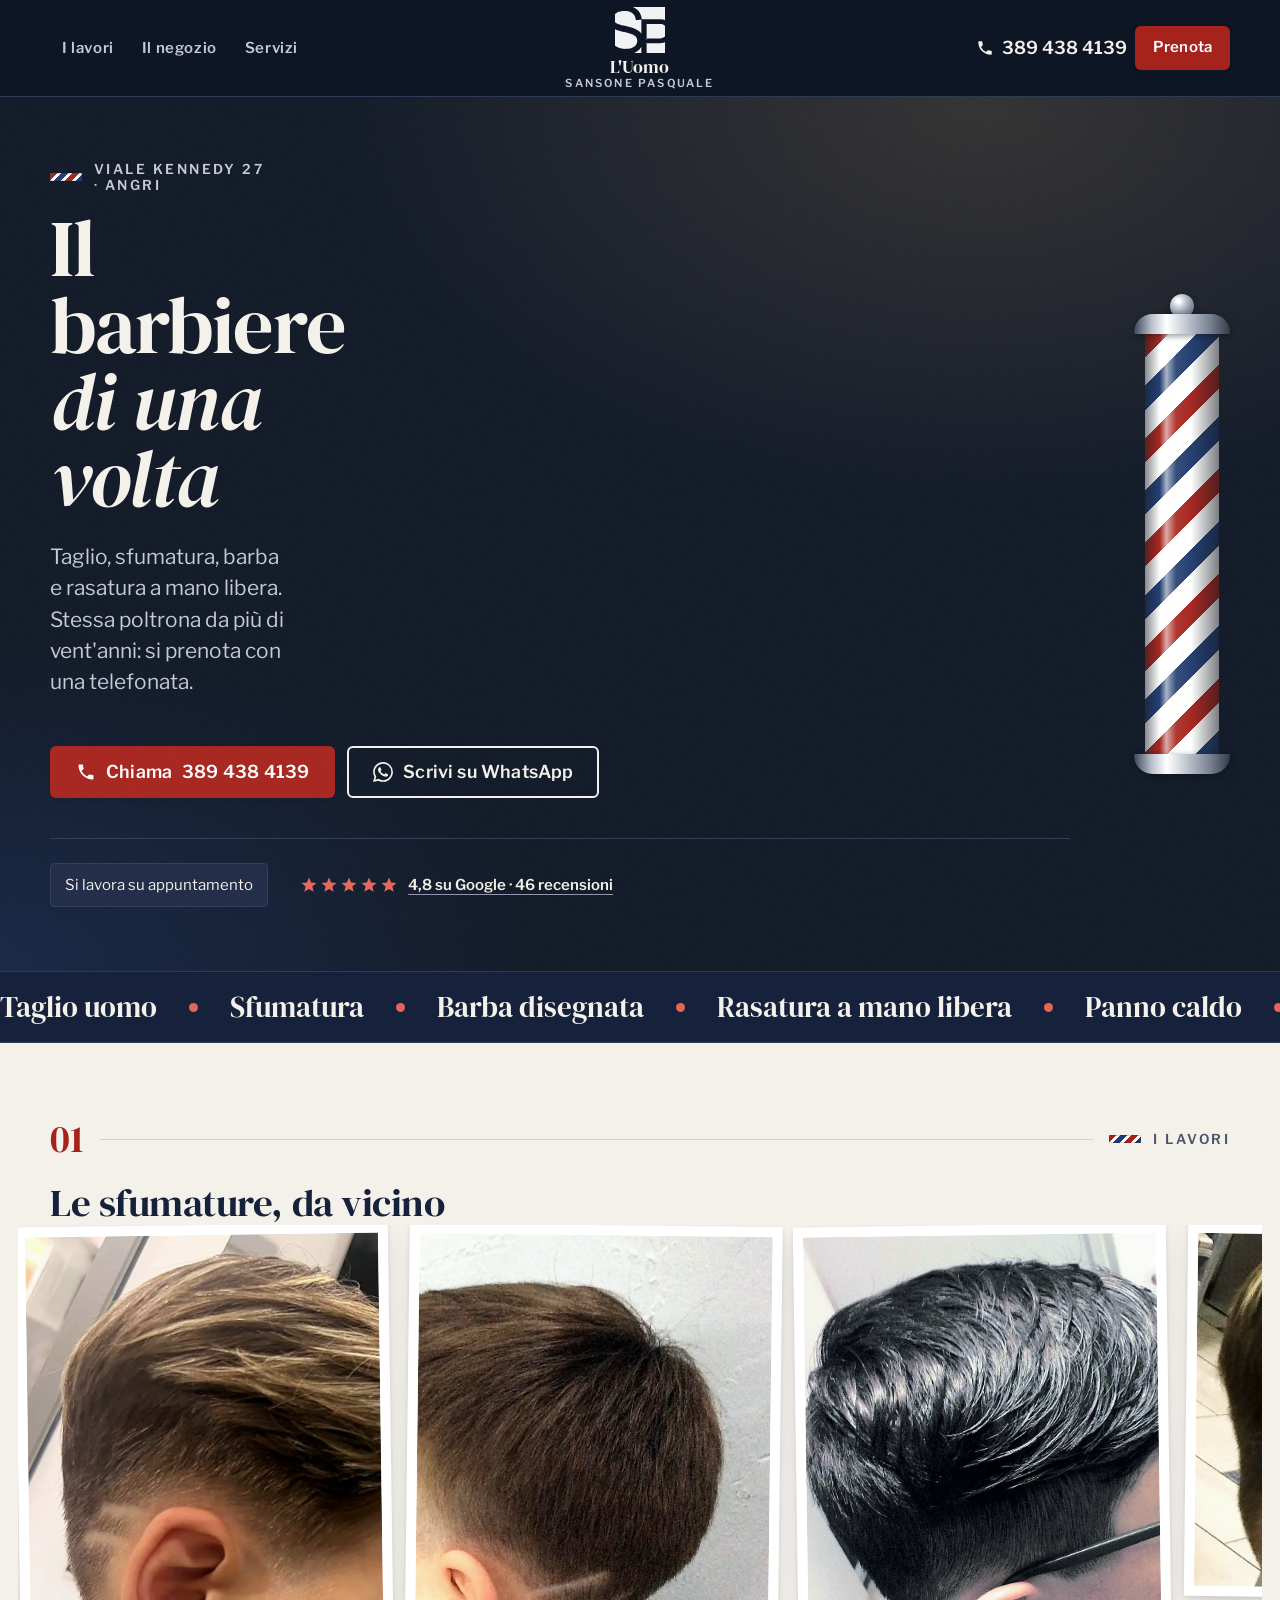
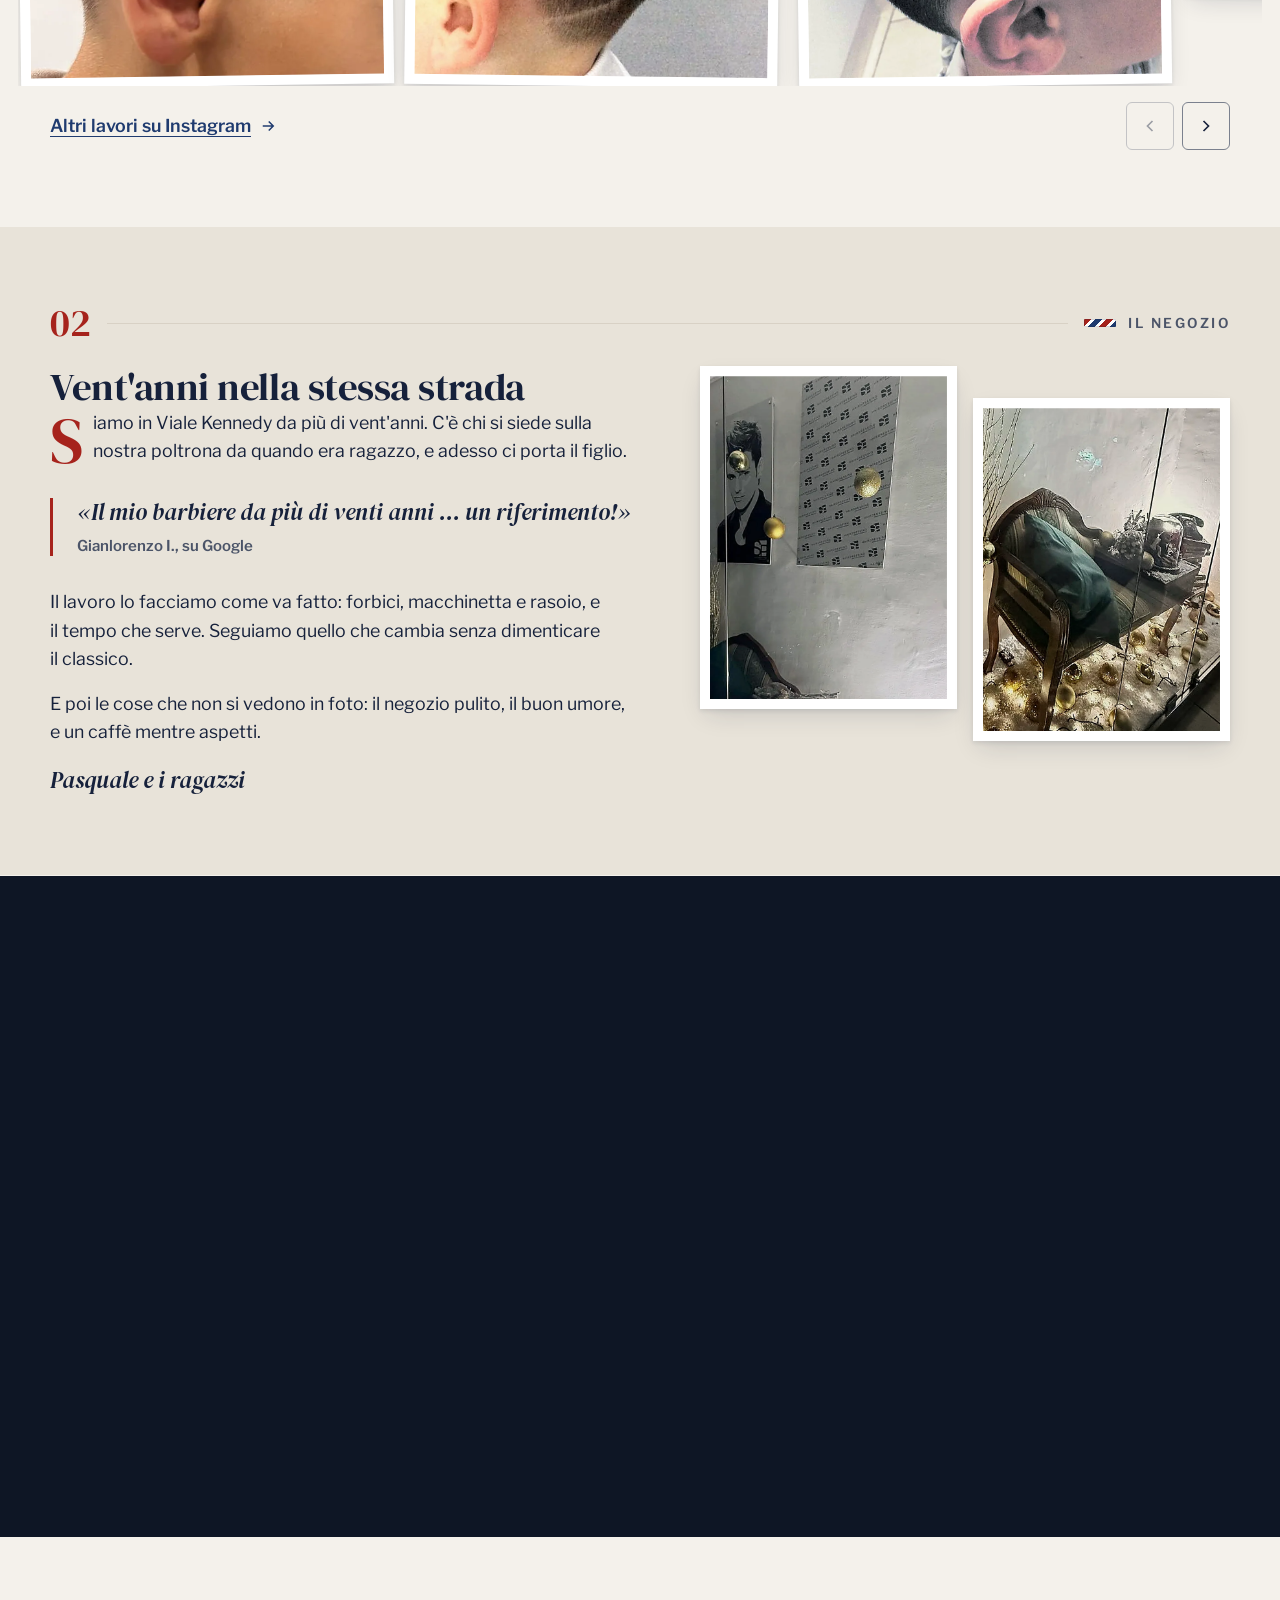
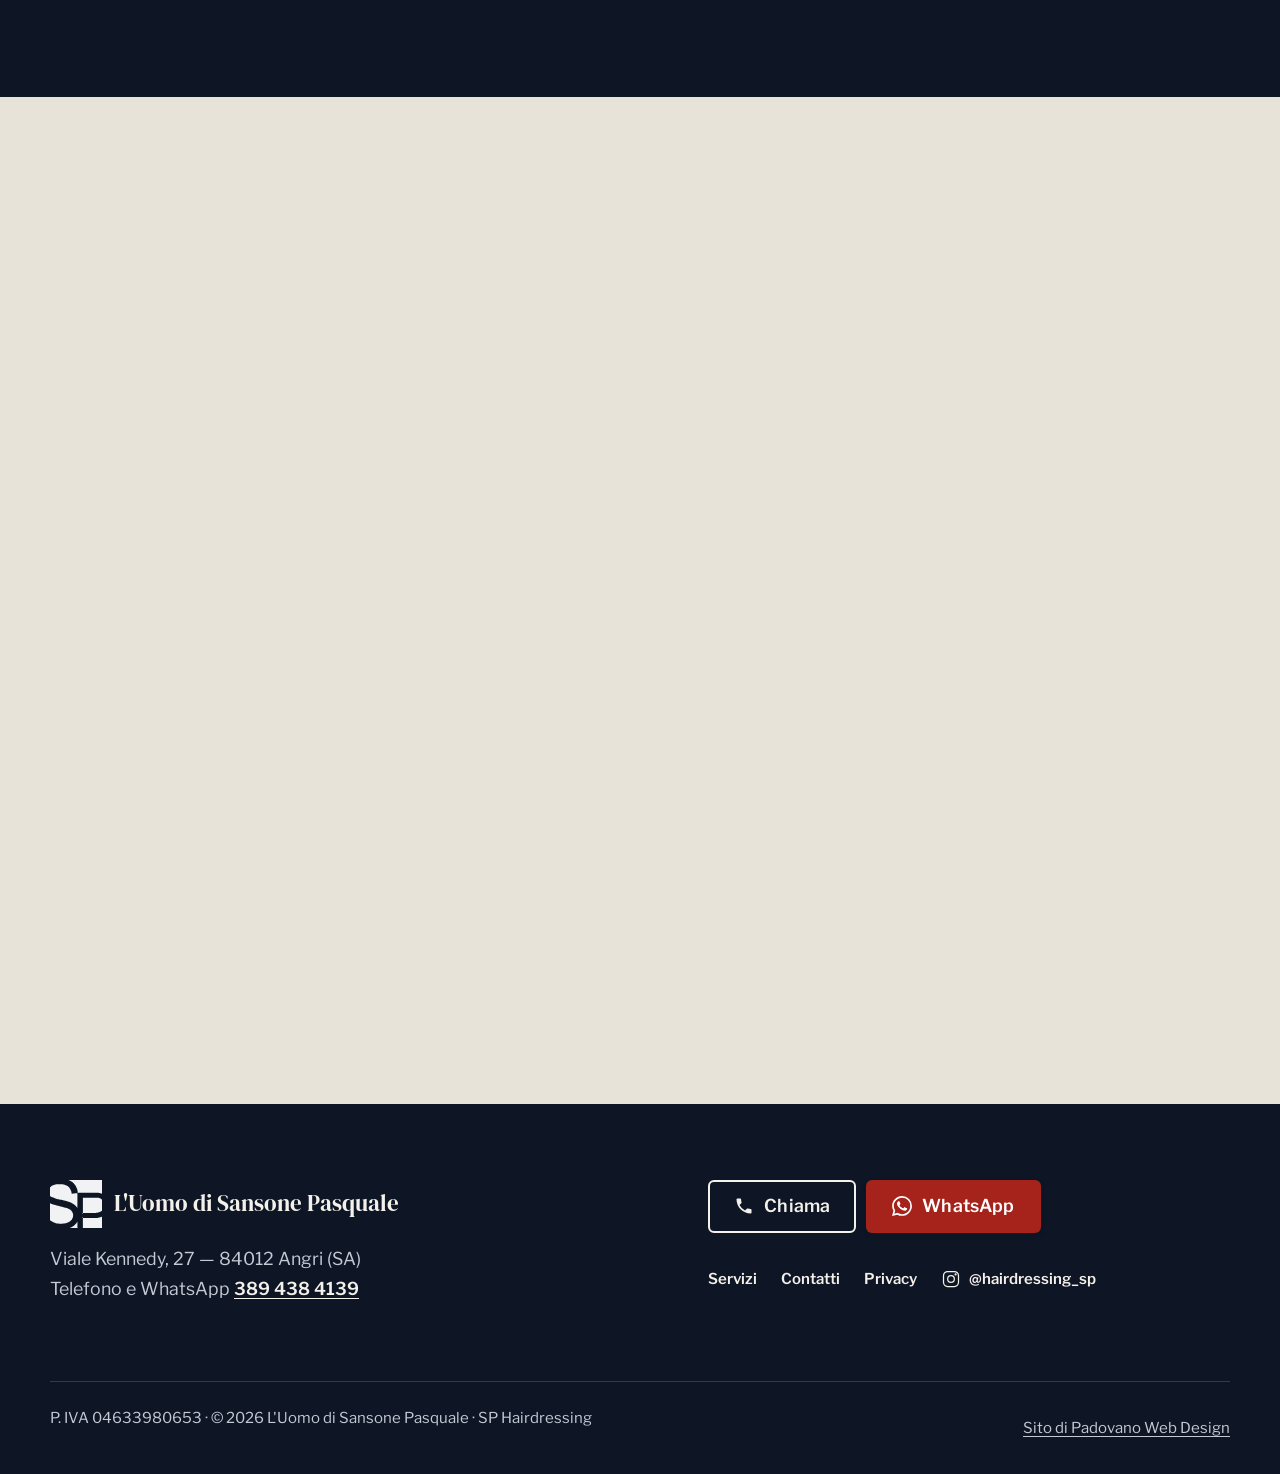
<file: index.html>
<!DOCTYPE html>
<html lang="it">
<head>
<meta charset="utf-8">
<meta name="viewport" content="width=device-width, initial-scale=1, viewport-fit=cover">
<title>Barbiere ad Angri | L'Uomo di Sansone Pasquale</title>
<meta name="description" content="Taglio uomo, sfumatura, barba e rasatura tradizionale ad Angri. L'Uomo di Sansone Pasquale, Viale Kennedy 27: si prenota con una telefonata.">
<meta name="robots" content="noindex, nofollow">
<link rel="canonical" href="./">
<meta name="theme-color" content="#0E1626">
<meta property="og:type" content="website">
<meta property="og:locale" content="it_IT">
<meta property="og:title" content="Barbiere ad Angri | L'Uomo di Sansone Pasquale">
<meta property="og:description" content="Taglio, sfumatura, barba e rasatura a mano libera ad Angri, in Viale Kennedy 27. Da più di vent'anni.">
<meta property="og:image" content="assets/site/web/og-home.jpg">
<meta property="og:image:width" content="1200">
<meta property="og:image:height" content="630">
<link rel="icon" href="assets/icons/favicon.svg" type="image/svg+xml">
<link rel="apple-touch-icon" href="assets/icons/apple-touch-icon.png">
<link rel="preload" href="assets/font/dmserif-400.woff2" as="font" type="font/woff2" crossorigin>
<link rel="preload" href="assets/font/franklin-400.woff2" as="font" type="font/woff2" crossorigin>
<link rel="stylesheet" href="css/style.css?v=6">
<script type="application/ld+json">
{
  "@context": "https://schema.org",
  "@type": "HairSalon",
  "name": "L'Uomo di Sansone Pasquale",
  "alternateName": ["SP Hairdressing Sansone Pasquale", "L' Uomo"],
  "description": "Barbiere e parrucchiere per uomo ad Angri: taglio, sfumatura, barba e rasatura tradizionale.",
  "url": "./",
  "image": "assets/site/web/lavoro-02.webp",
  "logo": "assets/site/logo-luomo.png",
  "telephone": "+39 389 438 4139",
  "address": {
    "@type": "PostalAddress",
    "streetAddress": "Viale Kennedy, 27",
    "addressLocality": "Angri",
    "addressRegion": "SA",
    "postalCode": "84012",
    "addressCountry": "IT"
  },
  "geo": { "@type": "GeoCoordinates", "latitude": 40.7381397, "longitude": 14.5780131 },
  "hasMap": "https://maps.google.com/?cid=4907978514631497750",
  "openingHoursSpecification": [{
    "@type": "OpeningHoursSpecification",
    "dayOfWeek": "https://schema.org/Saturday",
    "opens": "08:00",
    "closes": "17:00",
    "validFrom": "2026-09-12",
    "validThrough": "2026-11-28"
  }],
  "areaServed": ["Angri", "Sant'Egidio del Monte Albino", "Pagani", "Scafati", "Nocera Inferiore"],
  "memberOf": { "@type": "Organization", "name": "Associazione Barbieri Angri" },
  "sameAs": ["https://www.instagram.com/hairdressing_sp/"]
}
</script>
<script src="js/app.js?v=6" defer></script>
<noscript><style>[data-reveal]{opacity:1!important;transform:none!important}[data-reveal="foto"] img{clip-path:none!important}.passo__ico svg :is(path,circle,rect,line){stroke-dashoffset:0!important}</style></noscript>
</head>
<body>
<a class="skip-link" href="#contenuto">Salta al contenuto</a>
<div class="progresso" aria-hidden="true"></div>

<header class="insegna">
  <div class="container">
    <div class="insegna__riga">
      <ul class="insegna__nav insegna__nav--sx" role="list">
        <li><a href="index.html#lavori">I lavori</a></li>
        <li><a href="index.html#negozio">Il negozio</a></li>
        <li><a href="servizi.html">Servizi</a></li>
      </ul>
      <a class="marchio" href="index.html">
        <img src="assets/site/logo-sp-negativo.svg" width="37" height="34" alt="SP Hairdressing — Sansone Pasquale, barbiere ad Angri">
        <span class="marchio__testo" aria-hidden="true">
          <span class="marchio__nome">L'Uomo</span>
          <span class="marchio__sotto">Sansone Pasquale</span>
        </span>
      </a>
      <div class="insegna__azioni">
        <a class="insegna__tel" href="tel:+393894384139"><svg viewBox="0 0 24 24" aria-hidden="true"><path d="M6.62 10.79a15.1 15.1 0 0 0 6.59 6.59l2.2-2.2c.27-.27.67-.36 1.02-.24 1.12.37 2.33.57 3.57.57.55 0 1 .45 1 1V20c0 .55-.45 1-1 1C10.61 21 3 13.39 3 4c0-.55.45-1 1-1h3.5c.55 0 1 .45 1 1 0 1.25.2 2.45.57 3.57.11.35.03.74-.25 1.02l-2.2 2.2Z"/></svg>389 438 4139</a>
        <a class="tel-ico" href="tel:+393894384139" aria-label="Chiama il negozio"><svg viewBox="0 0 24 24" aria-hidden="true"><path d="M6.62 10.79a15.1 15.1 0 0 0 6.59 6.59l2.2-2.2c.27-.27.67-.36 1.02-.24 1.12.37 2.33.57 3.57.57.55 0 1 .45 1 1V20c0 .55-.45 1-1 1C10.61 21 3 13.39 3 4c0-.55.45-1 1-1h3.5c.55 0 1 .45 1 1 0 1.25.2 2.45.57 3.57.11.35.03.74-.25 1.02l-2.2 2.2Z"/></svg></a>
        <a class="btn btn--primary" data-wa-link="" href="https://wa.me/393894384139" target="_blank" rel="noopener">Prenota</a>
      </div>
    </div>
    <nav class="capitoli" aria-label="Sezioni della pagina">
      <a data-capitolo href="#lavori">I lavori</a>
      <a data-capitolo href="#negozio">Il negozio</a>
      <a data-capitolo href="#rito">Il rito</a>
      <a data-capitolo href="#servizi">Servizi</a>
      <a data-capitolo href="#recensioni">Recensioni</a>
      <a data-capitolo href="#dove">Dove siamo</a>
    </nav>
  </div>
</header>

<main id="contenuto">

  <!-- APERTURA: la vetrina la sera, il palo acceso -->
  <section class="vetrina" aria-labelledby="titolo" data-wa="Buongiorno, vorrei prenotare un taglio. Che giorni avete liberi?">
    <div class="container vetrina__griglia">
      <div class="vetrina__testo" data-reveal>
        <p class="eyebrow">Viale Kennedy 27 · Angri</p>
        <h1 class="mega" id="titolo">Il barbiere <span class="corsivo">di una volta</span></h1>
        <p class="vetrina__lead">Taglio, sfumatura, barba e rasatura a mano libera. Stessa poltrona da più di vent'anni: si prenota con una telefonata.</p>
      </div>

      <div class="palo" aria-hidden="true" data-reveal data-ritardo="1">
        <span class="palo__sfera"></span>
        <span class="palo__cap palo__cap--top"></span>
        <span class="palo__vetro"><span class="palo__strisce"></span></span>
        <span class="palo__cap palo__cap--bottom"></span>
      </div>

      <div class="vetrina__azioni" data-callbar-ritira data-reveal data-ritardo="1">
        <a class="btn btn--primary" href="tel:+393894384139"><svg viewBox="0 0 24 24" aria-hidden="true"><path d="M6.62 10.79a15.1 15.1 0 0 0 6.59 6.59l2.2-2.2c.27-.27.67-.36 1.02-.24 1.12.37 2.33.57 3.57.57.55 0 1 .45 1 1V20c0 .55-.45 1-1 1C10.61 21 3 13.39 3 4c0-.55.45-1 1-1h3.5c.55 0 1 .45 1 1 0 1.25.2 2.45.57 3.57.11.35.03.74-.25 1.02l-2.2 2.2Z"/></svg>Chiama <span class="btn__num">389 438 4139</span></a>
        <a class="btn btn--ghost" data-wa-link="" href="https://wa.me/393894384139" target="_blank" rel="noopener"><svg viewBox="0 0 24 24" aria-hidden="true"><path d="M17.47 14.38c-.3-.15-1.76-.87-2.03-.97-.27-.1-.47-.15-.67.15-.2.3-.77.97-.94 1.16-.17.2-.35.22-.64.07-.3-.15-1.26-.46-2.39-1.47-.88-.79-1.48-1.76-1.65-2.06-.17-.3-.02-.46.13-.6.13-.14.3-.35.45-.52.15-.18.2-.3.3-.5.1-.2.05-.37-.03-.52-.07-.15-.67-1.61-.92-2.2-.24-.58-.49-.5-.67-.51l-.57-.01c-.2 0-.52.07-.79.37-.27.3-1.04 1.02-1.04 2.48s1.07 2.88 1.21 3.07c.15.2 2.1 3.2 5.08 4.49.71.3 1.26.49 1.7.63.71.22 1.36.19 1.87.12.57-.09 1.76-.72 2-1.41.25-.7.25-1.29.18-1.41-.08-.13-.27-.2-.57-.35M12.05 21.79h-.01a9.87 9.87 0 0 1-5.03-1.38l-.36-.21-3.74.98 1-3.65-.24-.37a9.86 9.86 0 0 1-1.51-5.26c0-5.45 4.44-9.88 9.89-9.88a9.87 9.87 0 0 1 9.88 9.89c0 5.45-4.44 9.88-9.88 9.88m8.41-18.3A11.82 11.82 0 0 0 12.05 0C5.5 0 .16 5.34.16 11.89c0 2.1.55 4.14 1.59 5.95L.06 24l6.3-1.65a11.88 11.88 0 0 0 5.69 1.45h.01c6.55 0 11.89-5.34 11.89-11.89a11.82 11.82 0 0 0-3.48-8.41Z"/></svg>Scrivi su WhatsApp</a>
      </div>

      <div class="vetrina__sotto" data-reveal data-ritardo="2">
        <span class="targa" data-aperto>Si lavora su appuntamento</span>
        <a class="voto" href="https://www.google.com/maps/place/L'+Uomo/@40.7381397,14.5780131,17z/data=!4m8!3m7!1s0x133bbebb386a7cad:0x441ca47499dc1816!8m2!3d40.7381397!4d14.5780131!9m1!1b1!16s%2Fg%2F11bzs64dk7" target="_blank" rel="noopener">
          <span class="stelle" aria-hidden="true"><svg viewBox="0 0 24 24" aria-hidden="true"><path d="M12 17.27 18.18 21l-1.64-7.03L22 9.24l-7.19-.61L12 2 9.19 8.63 2 9.24l5.46 4.73L5.82 21z"/></svg><svg viewBox="0 0 24 24" aria-hidden="true"><path d="M12 17.27 18.18 21l-1.64-7.03L22 9.24l-7.19-.61L12 2 9.19 8.63 2 9.24l5.46 4.73L5.82 21z"/></svg><svg viewBox="0 0 24 24" aria-hidden="true"><path d="M12 17.27 18.18 21l-1.64-7.03L22 9.24l-7.19-.61L12 2 9.19 8.63 2 9.24l5.46 4.73L5.82 21z"/></svg><svg viewBox="0 0 24 24" aria-hidden="true"><path d="M12 17.27 18.18 21l-1.64-7.03L22 9.24l-7.19-.61L12 2 9.19 8.63 2 9.24l5.46 4.73L5.82 21z"/></svg><svg viewBox="0 0 24 24" aria-hidden="true"><path d="M12 17.27 18.18 21l-1.64-7.03L22 9.24l-7.19-.61L12 2 9.19 8.63 2 9.24l5.46 4.73L5.82 21z"/></svg></span>
          <span>4,8 su Google · 46 recensioni</span>
        </a>
      </div>
    </div>
  </section>

  <!-- il nastro del mestiere -->
  <div class="nastro" aria-hidden="true">
    <div class="nastro__pista">
      <div class="nastro__gruppo">Taglio uomo <i></i> Sfumatura <i></i> Barba disegnata <i></i> Rasatura a mano libera <i></i> Panno caldo <i></i> Bambini <i></i> Sposo <i></i></div>
      <div class="nastro__gruppo">Taglio uomo <i></i> Sfumatura <i></i> Barba disegnata <i></i> Rasatura a mano libera <i></i> Panno caldo <i></i> Bambini <i></i> Sposo <i></i></div>
    </div>
  </div>

  <!-- 01 — I LAVORI -->
  <section class="section" id="lavori" aria-labelledby="lavori-titolo" data-pellicola>
    <div class="container">
      <div class="capitolo" data-reveal><span class="capitolo__num">01</span><span class="capitolo__riga"></span><span class="eyebrow">I lavori</span></div>
      <h2 id="lavori-titolo" data-reveal>Le sfumature, da vicino</h2>
      <ul class="pellicola__pista" role="list" tabindex="0" aria-label="Foto dei lavori, scorri per vederle tutte">
        <li><picture class="cornice" data-reveal="foto"><source type="image/webp" srcset="assets/site/web/lavoro-02.webp"><img src="assets/site/web/lavoro-02.jpg" width="800" height="1000" loading="lazy" decoding="async" alt="Sfumatura con righe incise e ciuffo schiarito, vista di profilo"></picture></li>
        <li><picture class="cornice" data-reveal="foto"><source type="image/webp" srcset="assets/site/web/lavoro-01.webp"><img src="assets/site/web/lavoro-01.jpg" width="800" height="1000" loading="lazy" decoding="async" alt="Sfumatura con due righe incise sopra l'orecchio"></picture></li>
        <li><picture class="cornice" data-reveal="foto"><source type="image/webp" srcset="assets/site/web/lavoro-04.webp"><img src="assets/site/web/lavoro-04.jpg" width="900" height="1125" loading="lazy" decoding="async" alt="Sfumatura laterale con ciuffo lavorato all'indietro"></picture></li>
        <li><picture class="cornice" data-reveal="foto"><source type="image/webp" srcset="assets/site/web/lavoro-03.webp"><img src="assets/site/web/lavoro-03.jpg" width="800" height="800" loading="lazy" decoding="async" alt="Sfumatura alta rifinita alla nuca, ciuffo con colpi di luce"></picture></li>
      </ul>
      <div class="pellicola__piede">
        <a class="link link--arrow" href="https://www.instagram.com/hairdressing_sp/" target="_blank" rel="noopener">Altri lavori su Instagram <svg viewBox="0 0 24 24" aria-hidden="true"><path d="M5 12h14M13 6l6 6-6 6"/></svg></a>
        <div class="frecce">
          <button class="freccia" type="button" data-prec aria-label="Foto precedenti"><svg viewBox="0 0 24 24" aria-hidden="true"><path d="M15 6l-6 6 6 6"/></svg></button>
          <button class="freccia" type="button" data-succ aria-label="Foto successive"><svg viewBox="0 0 24 24" aria-hidden="true"><path d="M9 6l6 6-6 6"/></svg></button>
        </div>
      </div>
    </div>
  </section>

  <!-- 02 — IL NEGOZIO, impaginato da rivista -->
  <section class="section ground-alt cv" id="negozio" aria-labelledby="negozio-titolo">
    <div class="container">
      <div class="capitolo" data-reveal><span class="capitolo__num">02</span><span class="capitolo__riga"></span><span class="eyebrow">Il negozio</span></div>
      <div class="editoriale">
        <div class="editoriale__testo" data-reveal>
          <h2 id="negozio-titolo">Vent'anni nella stessa strada</h2>
          <p>Siamo in Viale Kennedy da più di vent'anni. C'è chi si siede sulla nostra poltrona da quando era ragazzo, e adesso ci porta il figlio.</p>
          <blockquote class="citazione">«Il mio barbiere da più di venti anni ... un riferimento!»<cite>Gianlorenzo I., su Google</cite></blockquote>
          <p>Il lavoro lo facciamo come va fatto: forbici, macchinetta e rasoio, e il tempo che serve. Seguiamo quello che cambia senza dimenticare il classico.</p>
          <p>E poi le cose che non si vedono in foto: il negozio pulito, il buon umore, e un caffè mentre aspetti.</p>
          <p class="firma-titolare">Pasquale e i ragazzi</p>
        </div>
        <div class="editoriale__foto">
          <picture class="cornice" data-reveal="foto"><source type="image/webp" srcset="assets/site/web/vetrina-01.webp"><img src="assets/site/web/vetrina-01.jpg" width="800" height="1000" loading="lazy" decoding="async" alt="La vetrina del negozio con il ritratto in bianco e nero e il pannello a monogrammi SP"></picture>
          <picture class="cornice" data-reveal="foto" data-ritardo="1"><source type="image/webp" srcset="assets/site/web/vetrina-02.webp"><img src="assets/site/web/vetrina-02.jpg" width="800" height="1000" loading="lazy" decoding="async" alt="La vetrina del negozio con la poltroncina d'epoca"></picture>
        </div>
      </div>
    </div>
  </section>

  <!-- 03 — IL RITO DELLA RASATURA -->
  <section class="section ground-dark cv" id="rito" aria-labelledby="rito-titolo">
    <div class="container">
      <div class="capitolo" data-reveal><span class="capitolo__num">03</span><span class="capitolo__riga"></span><span class="eyebrow">Il rito</span></div>
      <h2 id="rito-titolo" data-reveal>La rasatura, quattro passaggi</h2>
      <p class="lead" data-reveal>Dieci minuti che non sono un servizio: sono la parte della settimana in cui non devi fare niente.</p>
      <ol class="rito" role="list">
        <li class="passo" data-reveal>
          <span class="passo__ico"><svg viewBox="0 0 24 24" aria-hidden="true"><path d="M4 14h16v5a1 1 0 0 1-1 1H5a1 1 0 0 1-1-1v-5Z"/><path d="M8 11c0-2 2-2 2-4M12 11c0-2 2-2 2-4M16 11c0-2 2-2 2-4"/></svg></span>
          <div><p class="passo__n">Passo 1</p><h3>Il panno caldo</h3><p>Si apre la pelle e si ammorbidisce la barba. È il momento in cui ci si accorge di essersi seduti.</p></div>
        </li>
        <li class="passo" data-reveal data-ritardo="1">
          <span class="passo__ico"><svg viewBox="0 0 24 24" aria-hidden="true"><path d="M9 3h6l1 6H8l1-6Z"/><path d="M10 9v3h4V9"/><path d="M9 12h6l-.8 9H9.8L9 12Z"/></svg></span>
          <div><p class="passo__n">Passo 2</p><h3>La schiuma, col pennello</h3><p>Montata a mano e stesa in circolo, non spruzzata. Serve a far scivolare il rasoio, non a fare scena.</p></div>
        </li>
        <li class="passo" data-reveal data-ritardo="2">
          <span class="passo__ico"><svg viewBox="0 0 24 24" aria-hidden="true"><path d="M3 18 13.5 7.5l3 3L9 18H3Z"/><path d="M13.5 7.5 16 5a1.5 1.5 0 0 1 2.1 0l1 1a1.5 1.5 0 0 1 0 2.1L16.5 10.5"/></svg></span>
          <div><p class="passo__n">Passo 3</p><h3>Il rasoio, a mano libera</h3><p>Si segue il verso del pelo e poi si rifinisce. I contorni si fanno a occhio, sul viso che hai tu.</p></div>
        </li>
        <li class="passo" data-reveal data-ritardo="3">
          <span class="passo__ico"><svg viewBox="0 0 24 24" aria-hidden="true"><path d="M10 3h4v3h-4z"/><path d="M9 6h6l1.5 4.5V20a1 1 0 0 1-1 1h-7a1 1 0 0 1-1-1v-9.5L9 6Z"/><path d="M8.5 13h7"/></svg></span>
          <div><p class="passo__n">Passo 4</p><h3>Dopobarba e pettine</h3><p>Un velo di dopobarba, una passata di pettine, e si esce a posto. Il caffè è compreso.</p></div>
        </li>
      </ol>
      <div class="btn-row spazio-4" data-callbar-ritira data-reveal>
        <a class="btn btn--primary" href="tel:+393894384139"><svg viewBox="0 0 24 24" aria-hidden="true"><path d="M6.62 10.79a15.1 15.1 0 0 0 6.59 6.59l2.2-2.2c.27-.27.67-.36 1.02-.24 1.12.37 2.33.57 3.57.57.55 0 1 .45 1 1V20c0 .55-.45 1-1 1C10.61 21 3 13.39 3 4c0-.55.45-1 1-1h3.5c.55 0 1 .45 1 1 0 1.25.2 2.45.57 3.57.11.35.03.74-.25 1.02l-2.2 2.2Z"/></svg>Chiama per la rasatura</a>
      </div>
    </div>
  </section>

  <!-- 04 — SERVIZI, come un indice -->
  <section class="section cv" id="servizi" aria-labelledby="servizi-titolo">
    <div class="container">
      <div class="capitolo" data-reveal><span class="capitolo__num">04</span><span class="capitolo__riga"></span><span class="eyebrow">Servizi</span></div>
      <h2 id="servizi-titolo" data-reveal>Quello che facciamo</h2>
      <ul class="indice" role="list">
        <li class="indice__voce" data-wa="Buongiorno, vorrei prenotare: taglio uomo. Che giorni avete liberi?" data-reveal>
          <div class="indice__riga">
            <span class="indice__num" aria-hidden="true">01</span>
            <span class="indice__nome">Taglio uomo</span>
            <p class="indice__testo">Il taglio classico, fatto sulla tua testa e su come porti i capelli tutti i giorni. Si finisce sempre con lo styling, così esci già a posto.</p>
            <a class="btn btn--ghost" data-wa-link="Buongiorno, vorrei prenotare: taglio uomo. Che giorni avete liberi?" href="https://wa.me/393894384139" target="_blank" rel="noopener">Prenota<span class="visually-hidden">: taglio uomo</span></a>
          </div>
        </li>
        <li class="indice__voce" data-wa="Buongiorno, vorrei prenotare: sfumatura. Che giorni avete liberi?" data-reveal>
          <div class="indice__riga">
            <span class="indice__num" aria-hidden="true">02</span>
            <span class="indice__nome">Sfumatura (fade)</span>
            <p class="indice__testo">Pulita sui lati, dal rasato che sale piano fino alla lunghezza sopra. Bassa, media o alta: se non sai quale ti sta meglio te lo diciamo noi.</p>
            <a class="btn btn--ghost" data-wa-link="Buongiorno, vorrei prenotare: sfumatura. Che giorni avete liberi?" href="https://wa.me/393894384139" target="_blank" rel="noopener">Prenota<span class="visually-hidden">: sfumatura (fade)</span></a>
          </div>
        </li>
        <li class="indice__voce" data-wa="Buongiorno, vorrei prenotare: barba. Che giorni avete liberi?" data-reveal>
          <div class="indice__riga">
            <span class="indice__num" aria-hidden="true">03</span>
            <span class="indice__nome">Barba</span>
            <p class="indice__testo">Disegnata e rifinita, con i contorni fatti a mano. La forma segue il viso, non uno stampo uguale per tutti.</p>
            <a class="btn btn--ghost" data-wa-link="Buongiorno, vorrei prenotare: barba. Che giorni avete liberi?" href="https://wa.me/393894384139" target="_blank" rel="noopener">Prenota<span class="visually-hidden">: barba</span></a>
          </div>
        </li>
        <li class="indice__voce" data-wa="Buongiorno, vorrei prenotare: rasatura tradizionale. Che giorni avete liberi?" data-reveal>
          <div class="indice__riga">
            <span class="indice__num" aria-hidden="true">04</span>
            <span class="indice__nome">Rasatura tradizionale</span>
            <p class="indice__testo">A mano libera, con il panno caldo, come si faceva una volta. Dieci minuti per te, non solo un servizio.</p>
            <a class="btn btn--ghost" data-wa-link="Buongiorno, vorrei prenotare: rasatura tradizionale. Che giorni avete liberi?" href="https://wa.me/393894384139" target="_blank" rel="noopener">Prenota<span class="visually-hidden">: rasatura tradizionale</span></a>
          </div>
        </li>
        <li class="indice__voce" data-wa="Buongiorno, vorrei prenotare: taglio e barba. Che giorni avete liberi?" data-reveal>
          <div class="indice__riga">
            <span class="indice__num" aria-hidden="true">05</span>
            <span class="indice__nome">Taglio e barba</span>
            <p class="indice__testo">Tutto nella stessa seduta: è la cosa che ci chiedono di più. Entri, ti siedi, esci sistemato.</p>
            <a class="btn btn--ghost" data-wa-link="Buongiorno, vorrei prenotare: taglio e barba. Che giorni avete liberi?" href="https://wa.me/393894384139" target="_blank" rel="noopener">Prenota<span class="visually-hidden">: taglio e barba</span></a>
          </div>
        </li>
        <li class="indice__voce" data-wa="Buongiorno, vorrei prenotare: bambini. Che giorni avete liberi?" data-reveal>
          <div class="indice__riga">
            <span class="indice__num" aria-hidden="true">06</span>
            <span class="indice__nome">Bambini</span>
            <p class="indice__testo">Il primo taglio e tutti quelli dopo, con la pazienza che serve. Il tempo che ci vuole, senza fretta.</p>
            <a class="btn btn--ghost" data-wa-link="Buongiorno, vorrei prenotare: bambini. Che giorni avete liberi?" href="https://wa.me/393894384139" target="_blank" rel="noopener">Prenota<span class="visually-hidden">: bambini</span></a>
          </div>
        </li>
      </ul>
      <p class="spazio-3"><a class="link link--arrow" href="servizi.html">Tutti i servizi, anche colore e cerimonia <svg viewBox="0 0 24 24" aria-hidden="true"><path d="M5 12h14M13 6l6 6-6 6"/></svg></a></p>
    </div>
  </section>

  <!-- 05 — LE VOCI DEI CLIENTI -->
  <section class="section ground-dark cv" id="recensioni" aria-labelledby="recensioni-titolo" data-puntini>
    <div class="container">
      <div class="capitolo" data-reveal><span class="capitolo__num">05</span><span class="capitolo__riga"></span><span class="eyebrow">Recensioni</span></div>
      <h2 id="recensioni-titolo" data-reveal>4,8 su 46 recensioni. Lo scrivono loro.</h2>
      <ul class="voci-clienti__pista" role="list" tabindex="0" aria-label="Recensioni, scorri per leggerle tutte">
        <li><article class="recensione">
          <span class="stelle" role="img" aria-label="5 stelle su 5"><svg viewBox="0 0 24 24" aria-hidden="true"><path d="M12 17.27 18.18 21l-1.64-7.03L22 9.24l-7.19-.61L12 2 9.19 8.63 2 9.24l5.46 4.73L5.82 21z"/></svg><svg viewBox="0 0 24 24" aria-hidden="true"><path d="M12 17.27 18.18 21l-1.64-7.03L22 9.24l-7.19-.61L12 2 9.19 8.63 2 9.24l5.46 4.73L5.82 21z"/></svg><svg viewBox="0 0 24 24" aria-hidden="true"><path d="M12 17.27 18.18 21l-1.64-7.03L22 9.24l-7.19-.61L12 2 9.19 8.63 2 9.24l5.46 4.73L5.82 21z"/></svg><svg viewBox="0 0 24 24" aria-hidden="true"><path d="M12 17.27 18.18 21l-1.64-7.03L22 9.24l-7.19-.61L12 2 9.19 8.63 2 9.24l5.46 4.73L5.82 21z"/></svg><svg viewBox="0 0 24 24" aria-hidden="true"><path d="M12 17.27 18.18 21l-1.64-7.03L22 9.24l-7.19-.61L12 2 9.19 8.63 2 9.24l5.46 4.73L5.82 21z"/></svg></span>
          <blockquote><p>«Pasquale e il suo team sono semplicemente il top!»</p></blockquote>
          <footer><cite>Antonio F.</cite> · Google</footer>
        </article></li>
        <li><article class="recensione">
          <span class="stelle" role="img" aria-label="5 stelle su 5"><svg viewBox="0 0 24 24" aria-hidden="true"><path d="M12 17.27 18.18 21l-1.64-7.03L22 9.24l-7.19-.61L12 2 9.19 8.63 2 9.24l5.46 4.73L5.82 21z"/></svg><svg viewBox="0 0 24 24" aria-hidden="true"><path d="M12 17.27 18.18 21l-1.64-7.03L22 9.24l-7.19-.61L12 2 9.19 8.63 2 9.24l5.46 4.73L5.82 21z"/></svg><svg viewBox="0 0 24 24" aria-hidden="true"><path d="M12 17.27 18.18 21l-1.64-7.03L22 9.24l-7.19-.61L12 2 9.19 8.63 2 9.24l5.46 4.73L5.82 21z"/></svg><svg viewBox="0 0 24 24" aria-hidden="true"><path d="M12 17.27 18.18 21l-1.64-7.03L22 9.24l-7.19-.61L12 2 9.19 8.63 2 9.24l5.46 4.73L5.82 21z"/></svg><svg viewBox="0 0 24 24" aria-hidden="true"><path d="M12 17.27 18.18 21l-1.64-7.03L22 9.24l-7.19-.61L12 2 9.19 8.63 2 9.24l5.46 4.73L5.82 21z"/></svg></span>
          <blockquote><p>«Consigliatissimo. Pulizia assicurata (e non è poco), buon umore e ti offrono pure un buon caffè. Chiamate per prenotare, è meglio!»</p></blockquote>
          <footer><cite>Astroboy84</cite> · PagineGialle</footer>
        </article></li>
        <li><article class="recensione">
          <span class="stelle" role="img" aria-label="5 stelle su 5"><svg viewBox="0 0 24 24" aria-hidden="true"><path d="M12 17.27 18.18 21l-1.64-7.03L22 9.24l-7.19-.61L12 2 9.19 8.63 2 9.24l5.46 4.73L5.82 21z"/></svg><svg viewBox="0 0 24 24" aria-hidden="true"><path d="M12 17.27 18.18 21l-1.64-7.03L22 9.24l-7.19-.61L12 2 9.19 8.63 2 9.24l5.46 4.73L5.82 21z"/></svg><svg viewBox="0 0 24 24" aria-hidden="true"><path d="M12 17.27 18.18 21l-1.64-7.03L22 9.24l-7.19-.61L12 2 9.19 8.63 2 9.24l5.46 4.73L5.82 21z"/></svg><svg viewBox="0 0 24 24" aria-hidden="true"><path d="M12 17.27 18.18 21l-1.64-7.03L22 9.24l-7.19-.61L12 2 9.19 8.63 2 9.24l5.46 4.73L5.82 21z"/></svg><svg viewBox="0 0 24 24" aria-hidden="true"><path d="M12 17.27 18.18 21l-1.64-7.03L22 9.24l-7.19-.61L12 2 9.19 8.63 2 9.24l5.46 4.73L5.82 21z"/></svg></span>
          <blockquote><p>«Gentilezza e competenza. Superconsigliato»</p></blockquote>
          <footer><cite>Vincenzo I.</cite> · Google</footer>
        </article></li>
        <li><article class="recensione">
          <span class="stelle" role="img" aria-label="5 stelle su 5"><svg viewBox="0 0 24 24" aria-hidden="true"><path d="M12 17.27 18.18 21l-1.64-7.03L22 9.24l-7.19-.61L12 2 9.19 8.63 2 9.24l5.46 4.73L5.82 21z"/></svg><svg viewBox="0 0 24 24" aria-hidden="true"><path d="M12 17.27 18.18 21l-1.64-7.03L22 9.24l-7.19-.61L12 2 9.19 8.63 2 9.24l5.46 4.73L5.82 21z"/></svg><svg viewBox="0 0 24 24" aria-hidden="true"><path d="M12 17.27 18.18 21l-1.64-7.03L22 9.24l-7.19-.61L12 2 9.19 8.63 2 9.24l5.46 4.73L5.82 21z"/></svg><svg viewBox="0 0 24 24" aria-hidden="true"><path d="M12 17.27 18.18 21l-1.64-7.03L22 9.24l-7.19-.61L12 2 9.19 8.63 2 9.24l5.46 4.73L5.82 21z"/></svg><svg viewBox="0 0 24 24" aria-hidden="true"><path d="M12 17.27 18.18 21l-1.64-7.03L22 9.24l-7.19-.61L12 2 9.19 8.63 2 9.24l5.46 4.73L5.82 21z"/></svg></span>
          <blockquote><p>«La professionalità del personale mi lascia senza parole»</p></blockquote>
          <footer><cite>Fan Anime</cite> · Google</footer>
        </article></li>
        <li><article class="recensione">
          <span class="stelle" role="img" aria-label="5 stelle su 5"><svg viewBox="0 0 24 24" aria-hidden="true"><path d="M12 17.27 18.18 21l-1.64-7.03L22 9.24l-7.19-.61L12 2 9.19 8.63 2 9.24l5.46 4.73L5.82 21z"/></svg><svg viewBox="0 0 24 24" aria-hidden="true"><path d="M12 17.27 18.18 21l-1.64-7.03L22 9.24l-7.19-.61L12 2 9.19 8.63 2 9.24l5.46 4.73L5.82 21z"/></svg><svg viewBox="0 0 24 24" aria-hidden="true"><path d="M12 17.27 18.18 21l-1.64-7.03L22 9.24l-7.19-.61L12 2 9.19 8.63 2 9.24l5.46 4.73L5.82 21z"/></svg><svg viewBox="0 0 24 24" aria-hidden="true"><path d="M12 17.27 18.18 21l-1.64-7.03L22 9.24l-7.19-.61L12 2 9.19 8.63 2 9.24l5.46 4.73L5.82 21z"/></svg><svg viewBox="0 0 24 24" aria-hidden="true"><path d="M12 17.27 18.18 21l-1.64-7.03L22 9.24l-7.19-.61L12 2 9.19 8.63 2 9.24l5.46 4.73L5.82 21z"/></svg></span>
          <blockquote><p>«Sempre disponibile per accontentare i clienti»</p></blockquote>
          <footer><cite>Luciano G.</cite> · Google</footer>
        </article></li>
      </ul>
      <div class="punti"></div>
      <div class="btn-row spazio-3">
        <a class="btn btn--ghost" href="https://www.google.com/maps/place/L'+Uomo/@40.7381397,14.5780131,17z/data=!4m8!3m7!1s0x133bbebb386a7cad:0x441ca47499dc1816!8m2!3d40.7381397!4d14.5780131!9m1!1b1!16s%2Fg%2F11bzs64dk7" target="_blank" rel="noopener">Sei già stato da noi? Lascia la tua</a>
      </div>
    </div>
  </section>

  <!-- 06 — DOVE SIAMO: il biglietto da visita -->
  <section class="section ground-alt cv" id="dove" aria-labelledby="dove-titolo">
    <div class="container">
      <div class="capitolo" data-reveal><span class="capitolo__num">06</span><span class="capitolo__riga"></span><span class="eyebrow">Dove siamo</span></div>
      <h2 id="dove-titolo" data-reveal>Viale Kennedy 27, Angri</h2>
      <div class="biglietto" data-callbar-ritira data-reveal>
        <img class="biglietto__marchio" src="assets/site/logo-sp.svg" width="50" height="46" alt="" aria-hidden="true">
        <div class="biglietto__riga">
          <span class="biglietto__etichetta">Per prenotare</span>
          <a class="biglietto__tel" href="tel:+393894384139">389 438 4139</a>
        </div>
        <a class="btn btn--primary" data-wa-link="" href="https://wa.me/393894384139" target="_blank" rel="noopener"><svg viewBox="0 0 24 24" aria-hidden="true"><path d="M17.47 14.38c-.3-.15-1.76-.87-2.03-.97-.27-.1-.47-.15-.67.15-.2.3-.77.97-.94 1.16-.17.2-.35.22-.64.07-.3-.15-1.26-.46-2.39-1.47-.88-.79-1.48-1.76-1.65-2.06-.17-.3-.02-.46.13-.6.13-.14.3-.35.45-.52.15-.18.2-.3.3-.5.1-.2.05-.37-.03-.52-.07-.15-.67-1.61-.92-2.2-.24-.58-.49-.5-.67-.51l-.57-.01c-.2 0-.52.07-.79.37-.27.3-1.04 1.02-1.04 2.48s1.07 2.88 1.21 3.07c.15.2 2.1 3.2 5.08 4.49.71.3 1.26.49 1.7.63.71.22 1.36.19 1.87.12.57-.09 1.76-.72 2-1.41.25-.7.25-1.29.18-1.41-.08-.13-.27-.2-.57-.35M12.05 21.79h-.01a9.87 9.87 0 0 1-5.03-1.38l-.36-.21-3.74.98 1-3.65-.24-.37a9.86 9.86 0 0 1-1.51-5.26c0-5.45 4.44-9.88 9.89-9.88a9.87 9.87 0 0 1 9.88 9.89c0 5.45-4.44 9.88-9.88 9.88m8.41-18.3A11.82 11.82 0 0 0 12.05 0C5.5 0 .16 5.34.16 11.89c0 2.1.55 4.14 1.59 5.95L.06 24l6.3-1.65a11.88 11.88 0 0 0 5.69 1.45h.01c6.55 0 11.89-5.34 11.89-11.89a11.82 11.82 0 0 0-3.48-8.41Z"/></svg>Scrivi su WhatsApp</a>
        <hr class="biglietto__strappo">
        <div class="biglietto__riga">
          <span class="biglietto__etichetta">Quando</span>
          <ul class="orari" role="list">
            <li><strong>Sabato</strong> · <span class="tabular">8:00 – 17:00</span>, orario continuato <em>(fino al 28 novembre)</em></li>
            <li><strong>Gli altri giorni</strong> · chiamaci, ti diciamo subito quando c'è posto.</li>
          </ul>
        </div>
        <hr class="biglietto__strappo">
        <div class="biglietto__riga">
          <span class="biglietto__etichetta">Dove</span>
          <address>Viale Kennedy, 27 — 84012 Angri (SA)</address>
        </div>
        <a class="btn btn--ghost" href="https://maps.google.com/?cid=4907978514631497750" target="_blank" rel="noopener">Apri in Maps</a>
      </div>
      <p class="centrato spazio-4"><a class="link link--arrow" href="contatti.html">Tutti i contatti e il modulo <svg viewBox="0 0 24 24" aria-hidden="true"><path d="M5 12h14M13 6l6 6-6 6"/></svg></a></p>
    </div>
  </section>

</main>

<footer class="site-footer ground-dark">
  <div class="container footer__grid">
    <div>
      <div class="footer__marchio">
        <img src="assets/site/logo-sp-negativo.svg" width="52" height="48" alt="SP Hairdressing — Sansone Pasquale" loading="lazy">
        <p class="footer__nome">L'Uomo di Sansone Pasquale</p>
      </div>
      <address>Viale Kennedy, 27 — 84012 Angri (SA)<br>Telefono e WhatsApp <a href="tel:+393894384139">389 438 4139</a></address>
    </div>
    <div class="footer__contatti" data-callbar-ritira>
      <div class="btn-row">
        <a class="btn btn--ghost" href="tel:+393894384139"><svg viewBox="0 0 24 24" aria-hidden="true"><path d="M6.62 10.79a15.1 15.1 0 0 0 6.59 6.59l2.2-2.2c.27-.27.67-.36 1.02-.24 1.12.37 2.33.57 3.57.57.55 0 1 .45 1 1V20c0 .55-.45 1-1 1C10.61 21 3 13.39 3 4c0-.55.45-1 1-1h3.5c.55 0 1 .45 1 1 0 1.25.2 2.45.57 3.57.11.35.03.74-.25 1.02l-2.2 2.2Z"/></svg>Chiama</a>
        <a class="btn btn--primary" data-wa-link="" href="https://wa.me/393894384139" target="_blank" rel="noopener"><svg viewBox="0 0 24 24" aria-hidden="true"><path d="M17.47 14.38c-.3-.15-1.76-.87-2.03-.97-.27-.1-.47-.15-.67.15-.2.3-.77.97-.94 1.16-.17.2-.35.22-.64.07-.3-.15-1.26-.46-2.39-1.47-.88-.79-1.48-1.76-1.65-2.06-.17-.3-.02-.46.13-.6.13-.14.3-.35.45-.52.15-.18.2-.3.3-.5.1-.2.05-.37-.03-.52-.07-.15-.67-1.61-.92-2.2-.24-.58-.49-.5-.67-.51l-.57-.01c-.2 0-.52.07-.79.37-.27.3-1.04 1.02-1.04 2.48s1.07 2.88 1.21 3.07c.15.2 2.1 3.2 5.08 4.49.71.3 1.26.49 1.7.63.71.22 1.36.19 1.87.12.57-.09 1.76-.72 2-1.41.25-.7.25-1.29.18-1.41-.08-.13-.27-.2-.57-.35M12.05 21.79h-.01a9.87 9.87 0 0 1-5.03-1.38l-.36-.21-3.74.98 1-3.65-.24-.37a9.86 9.86 0 0 1-1.51-5.26c0-5.45 4.44-9.88 9.89-9.88a9.87 9.87 0 0 1 9.88 9.89c0 5.45-4.44 9.88-9.88 9.88m8.41-18.3A11.82 11.82 0 0 0 12.05 0C5.5 0 .16 5.34.16 11.89c0 2.1.55 4.14 1.59 5.95L.06 24l6.3-1.65a11.88 11.88 0 0 0 5.69 1.45h.01c6.55 0 11.89-5.34 11.89-11.89a11.82 11.82 0 0 0-3.48-8.41Z"/></svg>WhatsApp</a>
      </div>
      <ul class="footer__links" role="list">
        <li><a href="servizi.html">Servizi</a></li>
        <li><a href="contatti.html">Contatti</a></li>
        <li><a href="privacy.html">Privacy</a></li>
        <li><a href="https://www.instagram.com/hairdressing_sp/" target="_blank" rel="noopener"><svg viewBox="0 0 24 24" aria-hidden="true"><rect x="3" y="3" width="18" height="18" rx="5"/><circle cx="12" cy="12" r="4"/><circle cx="17.5" cy="6.5" r=".6"/></svg>@hairdressing_sp</a></li>
      </ul>
    </div>
  </div>
  <div class="container">
    <div class="footer__legale">
      <p>P. IVA 04633980653 · © <span data-anno>2026</span> L'Uomo di Sansone Pasquale · SP Hairdressing</p>
      <p class="footer__firma"><a href="https://padovanowebdesign.it" target="_blank" rel="noopener">Sito di Padovano Web Design</a></p>
    </div>
  </div>
</footer>

<nav class="callbar" aria-label="Prenota">
  <a class="btn btn--ghost callbar__btn" href="tel:+393894384139" aria-label="Chiama il negozio"><svg viewBox="0 0 24 24" aria-hidden="true"><path d="M6.62 10.79a15.1 15.1 0 0 0 6.59 6.59l2.2-2.2c.27-.27.67-.36 1.02-.24 1.12.37 2.33.57 3.57.57.55 0 1 .45 1 1V20c0 .55-.45 1-1 1C10.61 21 3 13.39 3 4c0-.55.45-1 1-1h3.5c.55 0 1 .45 1 1 0 1.25.2 2.45.57 3.57.11.35.03.74-.25 1.02l-2.2 2.2Z"/></svg>Chiama</a>
  <a class="btn btn--primary callbar__btn" data-wa-bar data-wa-link="" href="https://wa.me/393894384139" target="_blank" rel="noopener" aria-label="Scrivi su WhatsApp"><svg viewBox="0 0 24 24" aria-hidden="true"><path d="M17.47 14.38c-.3-.15-1.76-.87-2.03-.97-.27-.1-.47-.15-.67.15-.2.3-.77.97-.94 1.16-.17.2-.35.22-.64.07-.3-.15-1.26-.46-2.39-1.47-.88-.79-1.48-1.76-1.65-2.06-.17-.3-.02-.46.13-.6.13-.14.3-.35.45-.52.15-.18.2-.3.3-.5.1-.2.05-.37-.03-.52-.07-.15-.67-1.61-.92-2.2-.24-.58-.49-.5-.67-.51l-.57-.01c-.2 0-.52.07-.79.37-.27.3-1.04 1.02-1.04 2.48s1.07 2.88 1.21 3.07c.15.2 2.1 3.2 5.08 4.49.71.3 1.26.49 1.7.63.71.22 1.36.19 1.87.12.57-.09 1.76-.72 2-1.41.25-.7.25-1.29.18-1.41-.08-.13-.27-.2-.57-.35M12.05 21.79h-.01a9.87 9.87 0 0 1-5.03-1.38l-.36-.21-3.74.98 1-3.65-.24-.37a9.86 9.86 0 0 1-1.51-5.26c0-5.45 4.44-9.88 9.89-9.88a9.87 9.87 0 0 1 9.88 9.89c0 5.45-4.44 9.88-9.88 9.88m8.41-18.3A11.82 11.82 0 0 0 12.05 0C5.5 0 .16 5.34.16 11.89c0 2.1.55 4.14 1.59 5.95L.06 24l6.3-1.65a11.88 11.88 0 0 0 5.69 1.45h.01c6.55 0 11.89-5.34 11.89-11.89a11.82 11.82 0 0 0-3.48-8.41Z"/></svg>WhatsApp</a>
</nav>
</body>
</html>
</file>
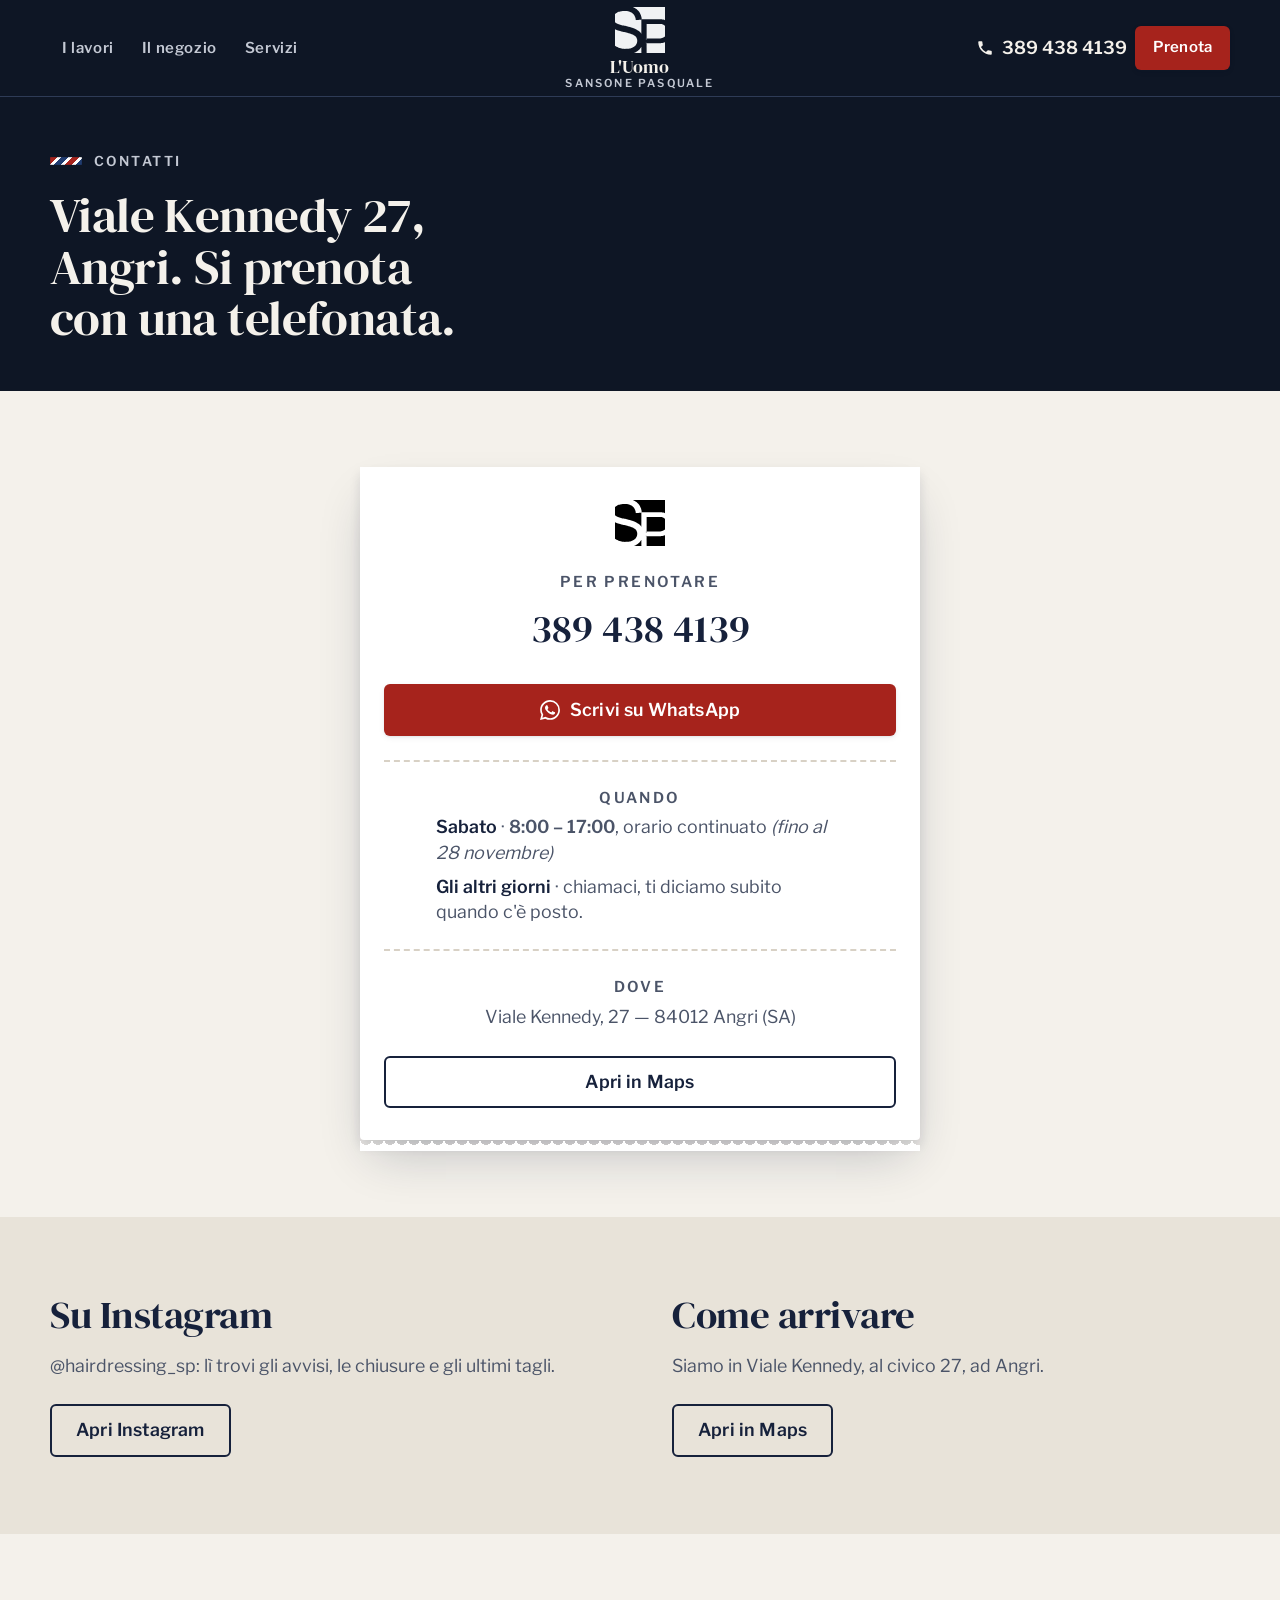
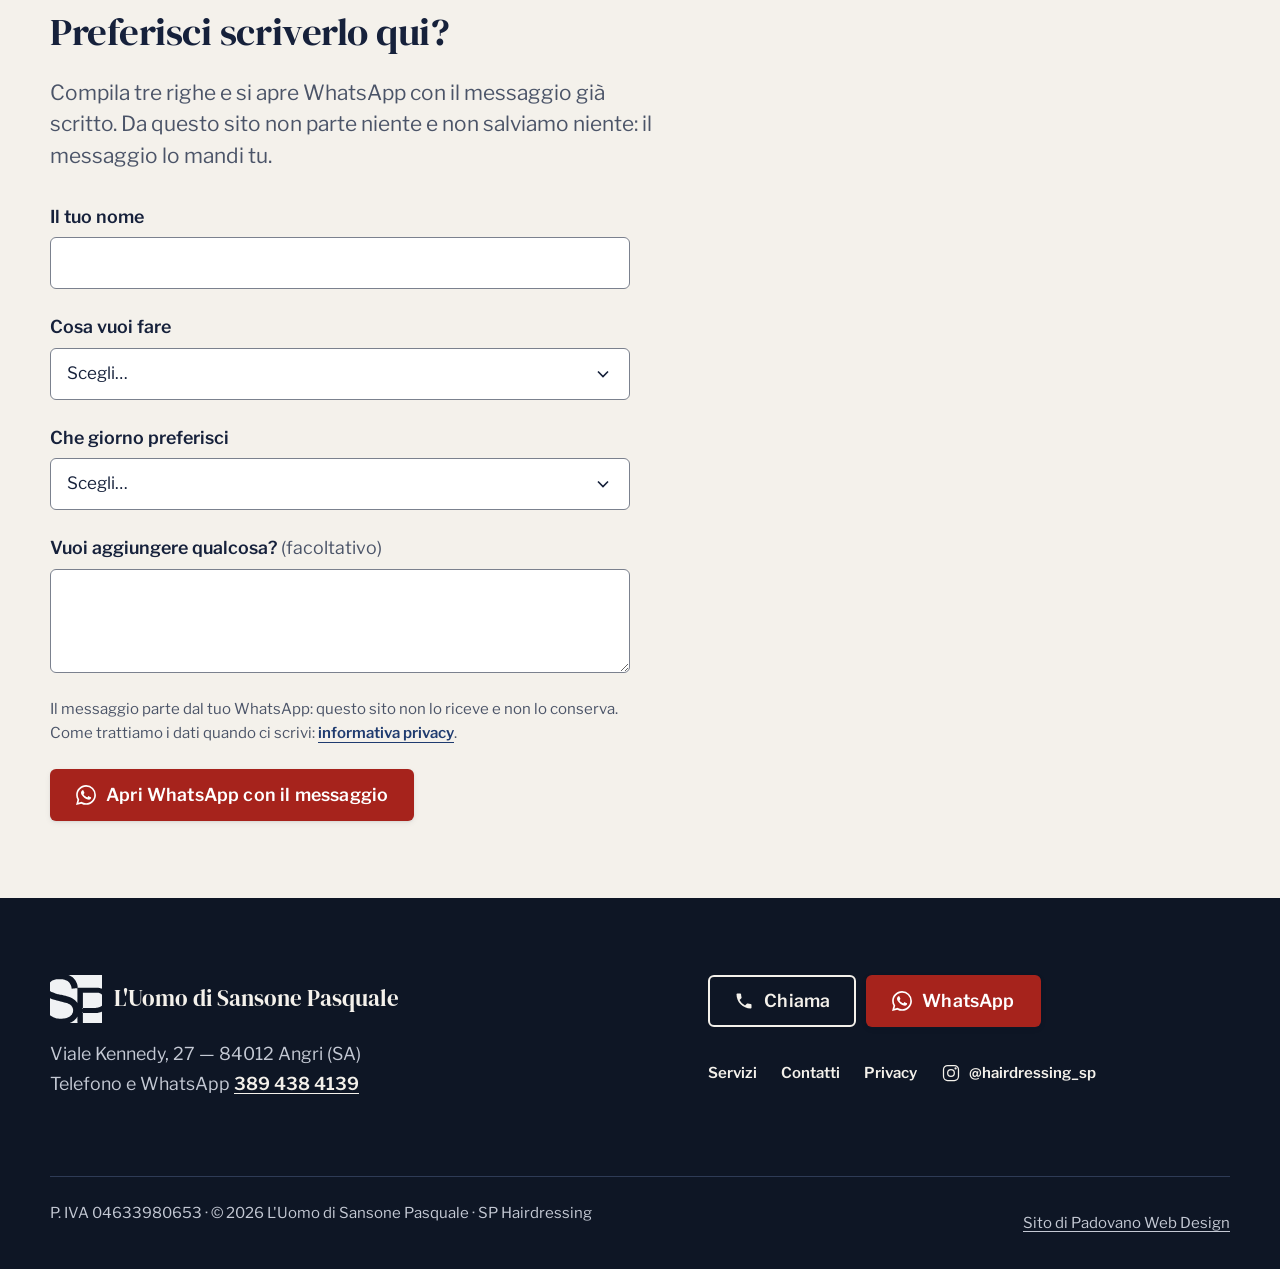
<file: contatti.html>
<!DOCTYPE html>
<html lang="it">
<head>
<meta charset="utf-8">
<meta name="viewport" content="width=device-width, initial-scale=1, viewport-fit=cover">
<title>Dove siamo e orari | Barbiere L'Uomo Angri</title>
<meta name="description" content="Viale Kennedy 27, Angri (SA). Orari, mappa e contatto diretto del barbiere L'Uomo: chiama o scrivi su WhatsApp.">
<meta name="robots" content="noindex, nofollow">
<meta name="theme-color" content="#0E1626">
<meta property="og:type" content="website">
<meta property="og:locale" content="it_IT">
<meta property="og:title" content="Dove siamo e orari | Barbiere L'Uomo Angri">
<meta property="og:description" content="Viale Kennedy 27, Angri (SA). Orari, mappa e contatto diretto del barbiere L'Uomo: chiama o scrivi su WhatsApp.">
<meta property="og:image" content="assets/site/web/og-home.jpg">
<link rel="icon" href="assets/icons/favicon.svg" type="image/svg+xml">
<link rel="apple-touch-icon" href="assets/icons/apple-touch-icon.png">
<link rel="preload" href="assets/font/dmserif-400.woff2" as="font" type="font/woff2" crossorigin>
<link rel="preload" href="assets/font/franklin-400.woff2" as="font" type="font/woff2" crossorigin>
<link rel="stylesheet" href="css/style.css?v=6">
<script src="js/app.js?v=6" defer></script>
<noscript><style>[data-reveal]{opacity:1!important;transform:none!important}[data-reveal="foto"] img{clip-path:none!important}</style></noscript>
<link rel="canonical" href="contatti.html">
</head>
<body>
<a class="skip-link" href="#contenuto">Salta al contenuto</a>
<div class="progresso" aria-hidden="true"></div>

<header class="insegna">
  <div class="container">
    <div class="insegna__riga">
      <ul class="insegna__nav insegna__nav--sx" role="list">
        <li><a href="index.html#lavori">I lavori</a></li>
        <li><a href="index.html#negozio">Il negozio</a></li>
        <li><a href="servizi.html">Servizi</a></li>
      </ul>
      <a class="marchio" href="index.html">
        <img src="assets/site/logo-sp-negativo.svg" width="37" height="34" alt="SP Hairdressing — Sansone Pasquale, barbiere ad Angri">
        <span class="marchio__testo" aria-hidden="true">
          <span class="marchio__nome">L'Uomo</span>
          <span class="marchio__sotto">Sansone Pasquale</span>
        </span>
      </a>
      <div class="insegna__azioni">
        <a class="insegna__tel" href="tel:+393894384139"><svg viewBox="0 0 24 24" aria-hidden="true"><path d="M6.62 10.79a15.1 15.1 0 0 0 6.59 6.59l2.2-2.2c.27-.27.67-.36 1.02-.24 1.12.37 2.33.57 3.57.57.55 0 1 .45 1 1V20c0 .55-.45 1-1 1C10.61 21 3 13.39 3 4c0-.55.45-1 1-1h3.5c.55 0 1 .45 1 1 0 1.25.2 2.45.57 3.57.11.35.03.74-.25 1.02l-2.2 2.2Z"/></svg>389 438 4139</a>
        <a class="tel-ico" href="tel:+393894384139" aria-label="Chiama il negozio"><svg viewBox="0 0 24 24" aria-hidden="true"><path d="M6.62 10.79a15.1 15.1 0 0 0 6.59 6.59l2.2-2.2c.27-.27.67-.36 1.02-.24 1.12.37 2.33.57 3.57.57.55 0 1 .45 1 1V20c0 .55-.45 1-1 1C10.61 21 3 13.39 3 4c0-.55.45-1 1-1h3.5c.55 0 1 .45 1 1 0 1.25.2 2.45.57 3.57.11.35.03.74-.25 1.02l-2.2 2.2Z"/></svg></a>
        <a class="btn btn--primary" data-wa-link="" href="https://wa.me/393894384139" target="_blank" rel="noopener">Prenota</a>
      </div>
    </div>
    <nav class="capitoli" aria-label="Sezioni del sito"><a href="index.html#lavori">I lavori</a><a href="index.html#negozio">Il negozio</a><a href="index.html#rito">Il rito</a><a href="servizi.html">Servizi</a><a href="index.html#recensioni">Recensioni</a><a href="contatti.html" aria-current="page">Contatti</a></nav>
  </div>
</header>

<main id="contenuto">

  <section class="section--tight testata" aria-labelledby="pagina-titolo">
    <div class="container">
      <p class="eyebrow" data-reveal>Contatti</p>
      <h1 id="pagina-titolo" data-reveal>Viale Kennedy 27, Angri. Si prenota con una telefonata.</h1>
    </div>
  </section>

  <section class="section" aria-label="Come prenotare">
    <div class="container">
      <div class="biglietto" data-callbar-ritira data-reveal>
        <img class="biglietto__marchio" src="assets/site/logo-sp.svg" width="50" height="46" alt="" aria-hidden="true">
        <div class="biglietto__riga">
          <span class="biglietto__etichetta">Per prenotare</span>
          <a class="biglietto__tel" href="tel:+393894384139">389 438 4139</a>
        </div>
        <a class="btn btn--primary" data-wa-link="" href="https://wa.me/393894384139" target="_blank" rel="noopener"><svg viewBox="0 0 24 24" aria-hidden="true"><path d="M17.47 14.38c-.3-.15-1.76-.87-2.03-.97-.27-.1-.47-.15-.67.15-.2.3-.77.97-.94 1.16-.17.2-.35.22-.64.07-.3-.15-1.26-.46-2.39-1.47-.88-.79-1.48-1.76-1.65-2.06-.17-.3-.02-.46.13-.6.13-.14.3-.35.45-.52.15-.18.2-.3.3-.5.1-.2.05-.37-.03-.52-.07-.15-.67-1.61-.92-2.2-.24-.58-.49-.5-.67-.51l-.57-.01c-.2 0-.52.07-.79.37-.27.3-1.04 1.02-1.04 2.48s1.07 2.88 1.21 3.07c.15.2 2.1 3.2 5.08 4.49.71.3 1.26.49 1.7.63.71.22 1.36.19 1.87.12.57-.09 1.76-.72 2-1.41.25-.7.25-1.29.18-1.41-.08-.13-.27-.2-.57-.35M12.05 21.79h-.01a9.87 9.87 0 0 1-5.03-1.38l-.36-.21-3.74.98 1-3.65-.24-.37a9.86 9.86 0 0 1-1.51-5.26c0-5.45 4.44-9.88 9.89-9.88a9.87 9.87 0 0 1 9.88 9.89c0 5.45-4.44 9.88-9.88 9.88m8.41-18.3A11.82 11.82 0 0 0 12.05 0C5.5 0 .16 5.34.16 11.89c0 2.1.55 4.14 1.59 5.95L.06 24l6.3-1.65a11.88 11.88 0 0 0 5.69 1.45h.01c6.55 0 11.89-5.34 11.89-11.89a11.82 11.82 0 0 0-3.48-8.41Z"/></svg>Scrivi su WhatsApp</a>
        <hr class="biglietto__strappo">
        <div class="biglietto__riga">
          <span class="biglietto__etichetta">Quando</span>
          <ul class="orari" role="list">
            <li><strong>Sabato</strong> · <span class="tabular">8:00 – 17:00</span>, orario continuato <em>(fino al 28 novembre)</em></li>
            <li><strong>Gli altri giorni</strong> · chiamaci, ti diciamo subito quando c'è posto.</li>
          </ul>
        </div>
        <hr class="biglietto__strappo">
        <div class="biglietto__riga">
          <span class="biglietto__etichetta">Dove</span>
          <address>Viale Kennedy, 27 — 84012 Angri (SA)</address>
        </div>
        <a class="btn btn--ghost" href="https://maps.google.com/?cid=4907978514631497750" target="_blank" rel="noopener">Apri in Maps</a>
      </div>
    </div>
  </section>

  <section class="section ground-alt" aria-label="Instagram e come arrivare">
    <div class="container due-colonne">
      <div data-reveal>
        <h2>Su Instagram</h2>
        <p>@hairdressing_sp: lì trovi gli avvisi, le chiusure e gli ultimi tagli.</p>
        <a class="btn btn--ghost" href="https://www.instagram.com/hairdressing_sp/" target="_blank" rel="noopener">Apri Instagram</a>
      </div>
      <div data-reveal data-ritardo="1">
        <h2>Come arrivare</h2>
        <p>Siamo in Viale Kennedy, al civico 27, ad Angri.</p>
        <a class="btn btn--ghost" href="https://maps.google.com/?cid=4907978514631497750" target="_blank" rel="noopener">Apri in Maps</a>
      </div>
    </div>
  </section>

  <section class="section" aria-labelledby="modulo-titolo">
    <div class="container">
      <h2 id="modulo-titolo" data-reveal>Preferisci scriverlo qui?</h2>
      <p class="lead spazio-3" data-reveal>Compila tre righe e si apre WhatsApp con il messaggio già scritto. Da questo sito non parte niente e non salviamo niente: il messaggio lo mandi tu.</p>
      <form class="modulo spazio-4" id="modulo-prenota" action="https://wa.me/393894384139" method="get" novalidate>
        <div>
          <label class="field-label" for="f-nome">Il tuo nome</label>
          <input class="field" id="f-nome" name="nome" type="text" autocomplete="given-name" required aria-describedby="err-nome">
          <p class="field-error" id="err-nome" hidden><svg viewBox="0 0 24 24" aria-hidden="true"><circle cx="12" cy="12" r="9"/><path d="M12 7v6M12 16.5v.5"/></svg><span></span></p>
        </div>
        <div>
          <label class="field-label" for="f-servizio">Cosa vuoi fare</label>
          <select class="field" id="f-servizio" name="servizio" required aria-describedby="err-servizio">
            <option value="">Scegli…</option><option value="taglio uomo">Taglio uomo</option><option value="sfumatura (fade)">Sfumatura (fade)</option><option value="styling">Styling</option><option value="colore e bianchi">Colore e bianchi</option><option value="trattamenti per capelli e cute">Trattamenti per capelli e cute</option><option value="barba">Barba</option><option value="rasatura tradizionale">Rasatura tradizionale</option><option value="taglio e barba">Taglio e barba</option><option value="bambini">Bambini</option><option value="sposo e cerimonia">Sposo e cerimonia</option><option value="non lo so ancora">Non lo so ancora</option>
          </select>
          <p class="field-error" id="err-servizio" hidden><svg viewBox="0 0 24 24" aria-hidden="true"><circle cx="12" cy="12" r="9"/><path d="M12 7v6M12 16.5v.5"/></svg><span></span></p>
        </div>
        <div>
          <label class="field-label" for="f-giorno">Che giorno preferisci</label>
          <select class="field" id="f-giorno" name="giorno" required aria-describedby="err-giorno">
            <option value="">Scegli…</option><option>Il prima possibile</option><option>Martedì</option><option>Mercoledì</option><option>Giovedì</option><option>Venerdì</option><option>Sabato</option>
          </select>
          <p class="field-error" id="err-giorno" hidden><svg viewBox="0 0 24 24" aria-hidden="true"><circle cx="12" cy="12" r="9"/><path d="M12 7v6M12 16.5v.5"/></svg><span></span></p>
        </div>
        <div>
          <label class="field-label" for="f-note">Vuoi aggiungere qualcosa? <span class="muted">(facoltativo)</span></label>
          <textarea class="field" id="f-note" name="note" rows="3"></textarea>
        </div>
        <p class="small muted">Il messaggio parte dal tuo WhatsApp: questo sito non lo riceve e non lo conserva. Come trattiamo i dati quando ci scrivi: <a class="link" href="privacy.html">informativa privacy</a>.</p>
        <button class="btn btn--primary" type="submit" data-callbar-ritira><svg viewBox="0 0 24 24" aria-hidden="true"><path d="M17.47 14.38c-.3-.15-1.76-.87-2.03-.97-.27-.1-.47-.15-.67.15-.2.3-.77.97-.94 1.16-.17.2-.35.22-.64.07-.3-.15-1.26-.46-2.39-1.47-.88-.79-1.48-1.76-1.65-2.06-.17-.3-.02-.46.13-.6.13-.14.3-.35.45-.52.15-.18.2-.3.3-.5.1-.2.05-.37-.03-.52-.07-.15-.67-1.61-.92-2.2-.24-.58-.49-.5-.67-.51l-.57-.01c-.2 0-.52.07-.79.37-.27.3-1.04 1.02-1.04 2.48s1.07 2.88 1.21 3.07c.15.2 2.1 3.2 5.08 4.49.71.3 1.26.49 1.7.63.71.22 1.36.19 1.87.12.57-.09 1.76-.72 2-1.41.25-.7.25-1.29.18-1.41-.08-.13-.27-.2-.57-.35M12.05 21.79h-.01a9.87 9.87 0 0 1-5.03-1.38l-.36-.21-3.74.98 1-3.65-.24-.37a9.86 9.86 0 0 1-1.51-5.26c0-5.45 4.44-9.88 9.89-9.88a9.87 9.87 0 0 1 9.88 9.89c0 5.45-4.44 9.88-9.88 9.88m8.41-18.3A11.82 11.82 0 0 0 12.05 0C5.5 0 .16 5.34.16 11.89c0 2.1.55 4.14 1.59 5.95L.06 24l6.3-1.65a11.88 11.88 0 0 0 5.69 1.45h.01c6.55 0 11.89-5.34 11.89-11.89a11.82 11.82 0 0 0-3.48-8.41Z"/></svg>Apri WhatsApp con il messaggio</button>
      </form>
    </div>
  </section>

</main>

<footer class="site-footer ground-dark">
  <div class="container footer__grid">
    <div>
      <div class="footer__marchio">
        <img src="assets/site/logo-sp-negativo.svg" width="52" height="48" alt="SP Hairdressing — Sansone Pasquale" loading="lazy">
        <p class="footer__nome">L'Uomo di Sansone Pasquale</p>
      </div>
      <address>Viale Kennedy, 27 — 84012 Angri (SA)<br>Telefono e WhatsApp <a href="tel:+393894384139">389 438 4139</a></address>
    </div>
    <div class="footer__contatti" data-callbar-ritira>
      <div class="btn-row">
        <a class="btn btn--ghost" href="tel:+393894384139"><svg viewBox="0 0 24 24" aria-hidden="true"><path d="M6.62 10.79a15.1 15.1 0 0 0 6.59 6.59l2.2-2.2c.27-.27.67-.36 1.02-.24 1.12.37 2.33.57 3.57.57.55 0 1 .45 1 1V20c0 .55-.45 1-1 1C10.61 21 3 13.39 3 4c0-.55.45-1 1-1h3.5c.55 0 1 .45 1 1 0 1.25.2 2.45.57 3.57.11.35.03.74-.25 1.02l-2.2 2.2Z"/></svg>Chiama</a>
        <a class="btn btn--primary" data-wa-link="" href="https://wa.me/393894384139" target="_blank" rel="noopener"><svg viewBox="0 0 24 24" aria-hidden="true"><path d="M17.47 14.38c-.3-.15-1.76-.87-2.03-.97-.27-.1-.47-.15-.67.15-.2.3-.77.97-.94 1.16-.17.2-.35.22-.64.07-.3-.15-1.26-.46-2.39-1.47-.88-.79-1.48-1.76-1.65-2.06-.17-.3-.02-.46.13-.6.13-.14.3-.35.45-.52.15-.18.2-.3.3-.5.1-.2.05-.37-.03-.52-.07-.15-.67-1.61-.92-2.2-.24-.58-.49-.5-.67-.51l-.57-.01c-.2 0-.52.07-.79.37-.27.3-1.04 1.02-1.04 2.48s1.07 2.88 1.21 3.07c.15.2 2.1 3.2 5.08 4.49.71.3 1.26.49 1.7.63.71.22 1.36.19 1.87.12.57-.09 1.76-.72 2-1.41.25-.7.25-1.29.18-1.41-.08-.13-.27-.2-.57-.35M12.05 21.79h-.01a9.87 9.87 0 0 1-5.03-1.38l-.36-.21-3.74.98 1-3.65-.24-.37a9.86 9.86 0 0 1-1.51-5.26c0-5.45 4.44-9.88 9.89-9.88a9.87 9.87 0 0 1 9.88 9.89c0 5.45-4.44 9.88-9.88 9.88m8.41-18.3A11.82 11.82 0 0 0 12.05 0C5.5 0 .16 5.34.16 11.89c0 2.1.55 4.14 1.59 5.95L.06 24l6.3-1.65a11.88 11.88 0 0 0 5.69 1.45h.01c6.55 0 11.89-5.34 11.89-11.89a11.82 11.82 0 0 0-3.48-8.41Z"/></svg>WhatsApp</a>
      </div>
      <ul class="footer__links" role="list">
        <li><a href="servizi.html">Servizi</a></li>
        <li><a href="contatti.html">Contatti</a></li>
        <li><a href="privacy.html">Privacy</a></li>
        <li><a href="https://www.instagram.com/hairdressing_sp/" target="_blank" rel="noopener"><svg viewBox="0 0 24 24" aria-hidden="true"><rect x="3" y="3" width="18" height="18" rx="5"/><circle cx="12" cy="12" r="4"/><circle cx="17.5" cy="6.5" r=".6"/></svg>@hairdressing_sp</a></li>
      </ul>
    </div>
  </div>
  <div class="container">
    <div class="footer__legale">
      <p>P. IVA 04633980653 · © <span data-anno>2026</span> L'Uomo di Sansone Pasquale · SP Hairdressing</p>
      <p class="footer__firma"><a href="https://padovanowebdesign.it" target="_blank" rel="noopener">Sito di Padovano Web Design</a></p>
    </div>
  </div>
</footer>

<nav class="callbar" aria-label="Prenota">
  <a class="btn btn--ghost callbar__btn" href="tel:+393894384139" aria-label="Chiama il negozio"><svg viewBox="0 0 24 24" aria-hidden="true"><path d="M6.62 10.79a15.1 15.1 0 0 0 6.59 6.59l2.2-2.2c.27-.27.67-.36 1.02-.24 1.12.37 2.33.57 3.57.57.55 0 1 .45 1 1V20c0 .55-.45 1-1 1C10.61 21 3 13.39 3 4c0-.55.45-1 1-1h3.5c.55 0 1 .45 1 1 0 1.25.2 2.45.57 3.57.11.35.03.74-.25 1.02l-2.2 2.2Z"/></svg>Chiama</a>
  <a class="btn btn--primary callbar__btn" data-wa-bar data-wa-link="" href="https://wa.me/393894384139" target="_blank" rel="noopener" aria-label="Scrivi su WhatsApp"><svg viewBox="0 0 24 24" aria-hidden="true"><path d="M17.47 14.38c-.3-.15-1.76-.87-2.03-.97-.27-.1-.47-.15-.67.15-.2.3-.77.97-.94 1.16-.17.2-.35.22-.64.07-.3-.15-1.26-.46-2.39-1.47-.88-.79-1.48-1.76-1.65-2.06-.17-.3-.02-.46.13-.6.13-.14.3-.35.45-.52.15-.18.2-.3.3-.5.1-.2.05-.37-.03-.52-.07-.15-.67-1.61-.92-2.2-.24-.58-.49-.5-.67-.51l-.57-.01c-.2 0-.52.07-.79.37-.27.3-1.04 1.02-1.04 2.48s1.07 2.88 1.21 3.07c.15.2 2.1 3.2 5.08 4.49.71.3 1.26.49 1.7.63.71.22 1.36.19 1.87.12.57-.09 1.76-.72 2-1.41.25-.7.25-1.29.18-1.41-.08-.13-.27-.2-.57-.35M12.05 21.79h-.01a9.87 9.87 0 0 1-5.03-1.38l-.36-.21-3.74.98 1-3.65-.24-.37a9.86 9.86 0 0 1-1.51-5.26c0-5.45 4.44-9.88 9.89-9.88a9.87 9.87 0 0 1 9.88 9.89c0 5.45-4.44 9.88-9.88 9.88m8.41-18.3A11.82 11.82 0 0 0 12.05 0C5.5 0 .16 5.34.16 11.89c0 2.1.55 4.14 1.59 5.95L.06 24l6.3-1.65a11.88 11.88 0 0 0 5.69 1.45h.01c6.55 0 11.89-5.34 11.89-11.89a11.82 11.82 0 0 0-3.48-8.41Z"/></svg>WhatsApp</a>
</nav>
</body>
</html>
</file>
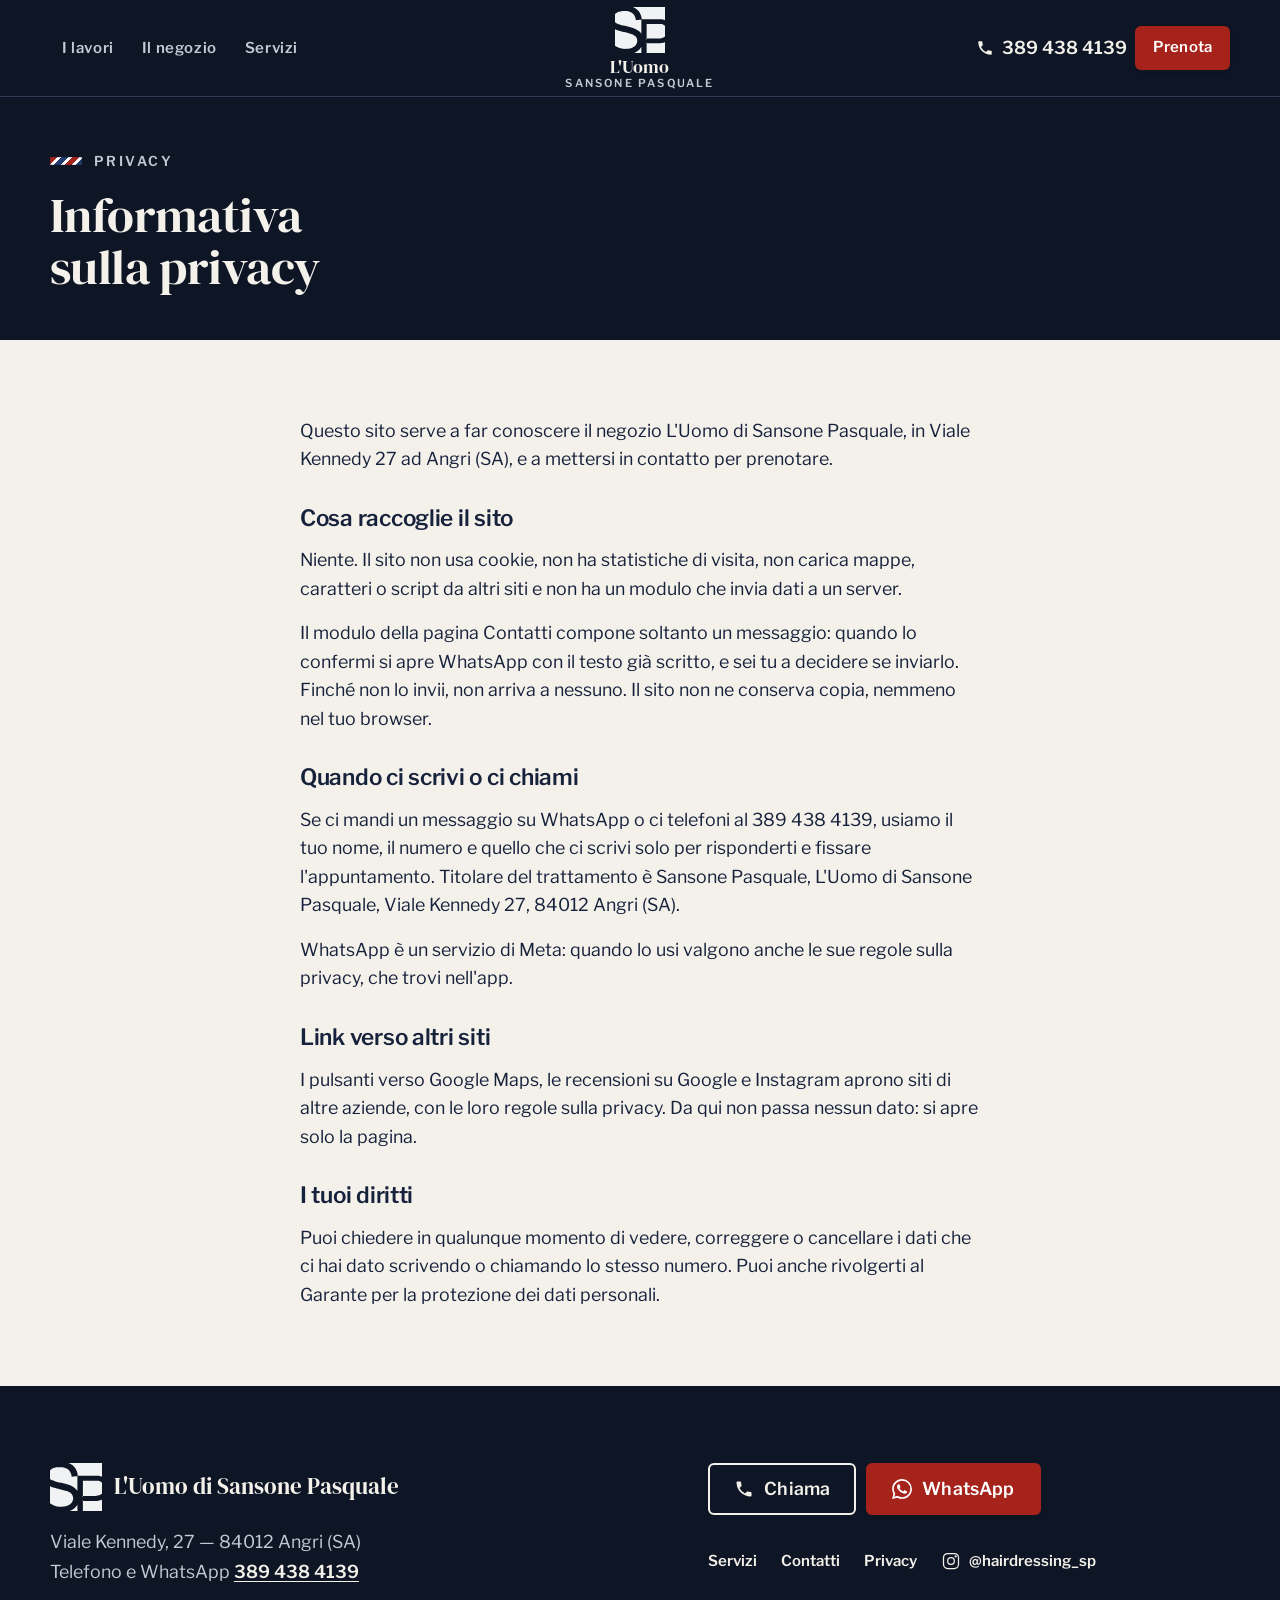
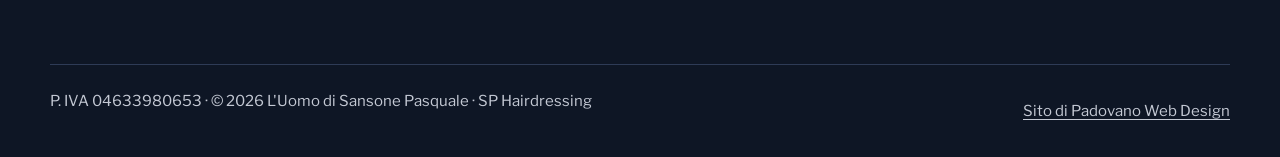
<file: privacy.html>
<!DOCTYPE html>
<html lang="it">
<head>
<meta charset="utf-8">
<meta name="viewport" content="width=device-width, initial-scale=1, viewport-fit=cover">
<title>Privacy | L'Uomo di Sansone Pasquale</title>
<meta name="description" content="Informativa privacy del sito di L'Uomo di Sansone Pasquale, barbiere ad Angri: nessun cookie, nessun dato raccolto.">
<meta name="robots" content="noindex, nofollow">
<meta name="theme-color" content="#0E1626">
<meta property="og:type" content="website">
<meta property="og:locale" content="it_IT">
<meta property="og:title" content="Privacy | L'Uomo di Sansone Pasquale">
<meta property="og:description" content="Informativa privacy del sito di L'Uomo di Sansone Pasquale, barbiere ad Angri: nessun cookie, nessun dato raccolto.">
<meta property="og:image" content="assets/site/web/og-home.jpg">
<link rel="icon" href="assets/icons/favicon.svg" type="image/svg+xml">
<link rel="apple-touch-icon" href="assets/icons/apple-touch-icon.png">
<link rel="preload" href="assets/font/dmserif-400.woff2" as="font" type="font/woff2" crossorigin>
<link rel="preload" href="assets/font/franklin-400.woff2" as="font" type="font/woff2" crossorigin>
<link rel="stylesheet" href="css/style.css?v=6">
<script src="js/app.js?v=6" defer></script>
<noscript><style>[data-reveal]{opacity:1!important;transform:none!important}[data-reveal="foto"] img{clip-path:none!important}</style></noscript>
<link rel="canonical" href="privacy.html">
</head>
<body>
<a class="skip-link" href="#contenuto">Salta al contenuto</a>
<div class="progresso" aria-hidden="true"></div>

<header class="insegna">
  <div class="container">
    <div class="insegna__riga">
      <ul class="insegna__nav insegna__nav--sx" role="list">
        <li><a href="index.html#lavori">I lavori</a></li>
        <li><a href="index.html#negozio">Il negozio</a></li>
        <li><a href="servizi.html">Servizi</a></li>
      </ul>
      <a class="marchio" href="index.html">
        <img src="assets/site/logo-sp-negativo.svg" width="37" height="34" alt="SP Hairdressing — Sansone Pasquale, barbiere ad Angri">
        <span class="marchio__testo" aria-hidden="true">
          <span class="marchio__nome">L'Uomo</span>
          <span class="marchio__sotto">Sansone Pasquale</span>
        </span>
      </a>
      <div class="insegna__azioni">
        <a class="insegna__tel" href="tel:+393894384139"><svg viewBox="0 0 24 24" aria-hidden="true"><path d="M6.62 10.79a15.1 15.1 0 0 0 6.59 6.59l2.2-2.2c.27-.27.67-.36 1.02-.24 1.12.37 2.33.57 3.57.57.55 0 1 .45 1 1V20c0 .55-.45 1-1 1C10.61 21 3 13.39 3 4c0-.55.45-1 1-1h3.5c.55 0 1 .45 1 1 0 1.25.2 2.45.57 3.57.11.35.03.74-.25 1.02l-2.2 2.2Z"/></svg>389 438 4139</a>
        <a class="tel-ico" href="tel:+393894384139" aria-label="Chiama il negozio"><svg viewBox="0 0 24 24" aria-hidden="true"><path d="M6.62 10.79a15.1 15.1 0 0 0 6.59 6.59l2.2-2.2c.27-.27.67-.36 1.02-.24 1.12.37 2.33.57 3.57.57.55 0 1 .45 1 1V20c0 .55-.45 1-1 1C10.61 21 3 13.39 3 4c0-.55.45-1 1-1h3.5c.55 0 1 .45 1 1 0 1.25.2 2.45.57 3.57.11.35.03.74-.25 1.02l-2.2 2.2Z"/></svg></a>
        <a class="btn btn--primary" data-wa-link="" href="https://wa.me/393894384139" target="_blank" rel="noopener">Prenota</a>
      </div>
    </div>
    <nav class="capitoli" aria-label="Sezioni del sito"><a href="index.html#lavori">I lavori</a><a href="index.html#negozio">Il negozio</a><a href="index.html#rito">Il rito</a><a href="servizi.html">Servizi</a><a href="index.html#recensioni">Recensioni</a><a href="contatti.html">Contatti</a></nav>
  </div>
</header>

<main id="contenuto">

  <section class="section--tight testata" aria-labelledby="pagina-titolo">
    <div class="container">
      <p class="eyebrow" data-reveal>Privacy</p>
      <h1 id="pagina-titolo" data-reveal>Informativa sulla privacy</h1>
    </div>
  </section>

  <section class="section">
    <div class="container prose">
      <p>Questo sito serve a far conoscere il negozio L'Uomo di Sansone Pasquale, in Viale Kennedy 27 ad Angri (SA), e a mettersi in contatto per prenotare.</p>
      <h2>Cosa raccoglie il sito</h2>
      <p>Niente. Il sito non usa cookie, non ha statistiche di visita, non carica mappe, caratteri o script da altri siti e non ha un modulo che invia dati a un server.</p>
      <p>Il modulo della pagina Contatti compone soltanto un messaggio: quando lo confermi si apre WhatsApp con il testo già scritto, e sei tu a decidere se inviarlo. Finché non lo invii, non arriva a nessuno. Il sito non ne conserva copia, nemmeno nel tuo browser.</p>
      <h2>Quando ci scrivi o ci chiami</h2>
      <p>Se ci mandi un messaggio su WhatsApp o ci telefoni al 389 438 4139, usiamo il tuo nome, il numero e quello che ci scrivi solo per risponderti e fissare l'appuntamento. Titolare del trattamento è Sansone Pasquale, L'Uomo di Sansone Pasquale, Viale Kennedy 27, 84012 Angri (SA).</p>
      <p>WhatsApp è un servizio di Meta: quando lo usi valgono anche le sue regole sulla privacy, che trovi nell'app.</p>
      <h2>Link verso altri siti</h2>
      <p>I pulsanti verso Google Maps, le recensioni su Google e Instagram aprono siti di altre aziende, con le loro regole sulla privacy. Da qui non passa nessun dato: si apre solo la pagina.</p>
      <h2>I tuoi diritti</h2>
      <p>Puoi chiedere in qualunque momento di vedere, correggere o cancellare i dati che ci hai dato scrivendo o chiamando lo stesso numero. Puoi anche rivolgerti al Garante per la protezione dei dati personali.</p>
    </div>
  </section>

</main>

<footer class="site-footer ground-dark">
  <div class="container footer__grid">
    <div>
      <div class="footer__marchio">
        <img src="assets/site/logo-sp-negativo.svg" width="52" height="48" alt="SP Hairdressing — Sansone Pasquale" loading="lazy">
        <p class="footer__nome">L'Uomo di Sansone Pasquale</p>
      </div>
      <address>Viale Kennedy, 27 — 84012 Angri (SA)<br>Telefono e WhatsApp <a href="tel:+393894384139">389 438 4139</a></address>
    </div>
    <div class="footer__contatti" data-callbar-ritira>
      <div class="btn-row">
        <a class="btn btn--ghost" href="tel:+393894384139"><svg viewBox="0 0 24 24" aria-hidden="true"><path d="M6.62 10.79a15.1 15.1 0 0 0 6.59 6.59l2.2-2.2c.27-.27.67-.36 1.02-.24 1.12.37 2.33.57 3.57.57.55 0 1 .45 1 1V20c0 .55-.45 1-1 1C10.61 21 3 13.39 3 4c0-.55.45-1 1-1h3.5c.55 0 1 .45 1 1 0 1.25.2 2.45.57 3.57.11.35.03.74-.25 1.02l-2.2 2.2Z"/></svg>Chiama</a>
        <a class="btn btn--primary" data-wa-link="" href="https://wa.me/393894384139" target="_blank" rel="noopener"><svg viewBox="0 0 24 24" aria-hidden="true"><path d="M17.47 14.38c-.3-.15-1.76-.87-2.03-.97-.27-.1-.47-.15-.67.15-.2.3-.77.97-.94 1.16-.17.2-.35.22-.64.07-.3-.15-1.26-.46-2.39-1.47-.88-.79-1.48-1.76-1.65-2.06-.17-.3-.02-.46.13-.6.13-.14.3-.35.45-.52.15-.18.2-.3.3-.5.1-.2.05-.37-.03-.52-.07-.15-.67-1.61-.92-2.2-.24-.58-.49-.5-.67-.51l-.57-.01c-.2 0-.52.07-.79.37-.27.3-1.04 1.02-1.04 2.48s1.07 2.88 1.21 3.07c.15.2 2.1 3.2 5.08 4.49.71.3 1.26.49 1.7.63.71.22 1.36.19 1.87.12.57-.09 1.76-.72 2-1.41.25-.7.25-1.29.18-1.41-.08-.13-.27-.2-.57-.35M12.05 21.79h-.01a9.87 9.87 0 0 1-5.03-1.38l-.36-.21-3.74.98 1-3.65-.24-.37a9.86 9.86 0 0 1-1.51-5.26c0-5.45 4.44-9.88 9.89-9.88a9.87 9.87 0 0 1 9.88 9.89c0 5.45-4.44 9.88-9.88 9.88m8.41-18.3A11.82 11.82 0 0 0 12.05 0C5.5 0 .16 5.34.16 11.89c0 2.1.55 4.14 1.59 5.95L.06 24l6.3-1.65a11.88 11.88 0 0 0 5.69 1.45h.01c6.55 0 11.89-5.34 11.89-11.89a11.82 11.82 0 0 0-3.48-8.41Z"/></svg>WhatsApp</a>
      </div>
      <ul class="footer__links" role="list">
        <li><a href="servizi.html">Servizi</a></li>
        <li><a href="contatti.html">Contatti</a></li>
        <li><a href="privacy.html">Privacy</a></li>
        <li><a href="https://www.instagram.com/hairdressing_sp/" target="_blank" rel="noopener"><svg viewBox="0 0 24 24" aria-hidden="true"><rect x="3" y="3" width="18" height="18" rx="5"/><circle cx="12" cy="12" r="4"/><circle cx="17.5" cy="6.5" r=".6"/></svg>@hairdressing_sp</a></li>
      </ul>
    </div>
  </div>
  <div class="container">
    <div class="footer__legale">
      <p>P. IVA 04633980653 · © <span data-anno>2026</span> L'Uomo di Sansone Pasquale · SP Hairdressing</p>
      <p class="footer__firma"><a href="https://padovanowebdesign.it" target="_blank" rel="noopener">Sito di Padovano Web Design</a></p>
    </div>
  </div>
</footer>

<nav class="callbar" aria-label="Prenota">
  <a class="btn btn--ghost callbar__btn" href="tel:+393894384139" aria-label="Chiama il negozio"><svg viewBox="0 0 24 24" aria-hidden="true"><path d="M6.62 10.79a15.1 15.1 0 0 0 6.59 6.59l2.2-2.2c.27-.27.67-.36 1.02-.24 1.12.37 2.33.57 3.57.57.55 0 1 .45 1 1V20c0 .55-.45 1-1 1C10.61 21 3 13.39 3 4c0-.55.45-1 1-1h3.5c.55 0 1 .45 1 1 0 1.25.2 2.45.57 3.57.11.35.03.74-.25 1.02l-2.2 2.2Z"/></svg>Chiama</a>
  <a class="btn btn--primary callbar__btn" data-wa-bar data-wa-link="" href="https://wa.me/393894384139" target="_blank" rel="noopener" aria-label="Scrivi su WhatsApp"><svg viewBox="0 0 24 24" aria-hidden="true"><path d="M17.47 14.38c-.3-.15-1.76-.87-2.03-.97-.27-.1-.47-.15-.67.15-.2.3-.77.97-.94 1.16-.17.2-.35.22-.64.07-.3-.15-1.26-.46-2.39-1.47-.88-.79-1.48-1.76-1.65-2.06-.17-.3-.02-.46.13-.6.13-.14.3-.35.45-.52.15-.18.2-.3.3-.5.1-.2.05-.37-.03-.52-.07-.15-.67-1.61-.92-2.2-.24-.58-.49-.5-.67-.51l-.57-.01c-.2 0-.52.07-.79.37-.27.3-1.04 1.02-1.04 2.48s1.07 2.88 1.21 3.07c.15.2 2.1 3.2 5.08 4.49.71.3 1.26.49 1.7.63.71.22 1.36.19 1.87.12.57-.09 1.76-.72 2-1.41.25-.7.25-1.29.18-1.41-.08-.13-.27-.2-.57-.35M12.05 21.79h-.01a9.87 9.87 0 0 1-5.03-1.38l-.36-.21-3.74.98 1-3.65-.24-.37a9.86 9.86 0 0 1-1.51-5.26c0-5.45 4.44-9.88 9.89-9.88a9.87 9.87 0 0 1 9.88 9.89c0 5.45-4.44 9.88-9.88 9.88m8.41-18.3A11.82 11.82 0 0 0 12.05 0C5.5 0 .16 5.34.16 11.89c0 2.1.55 4.14 1.59 5.95L.06 24l6.3-1.65a11.88 11.88 0 0 0 5.69 1.45h.01c6.55 0 11.89-5.34 11.89-11.89a11.82 11.82 0 0 0-3.48-8.41Z"/></svg>WhatsApp</a>
</nav>
</body>
</html>
</file>
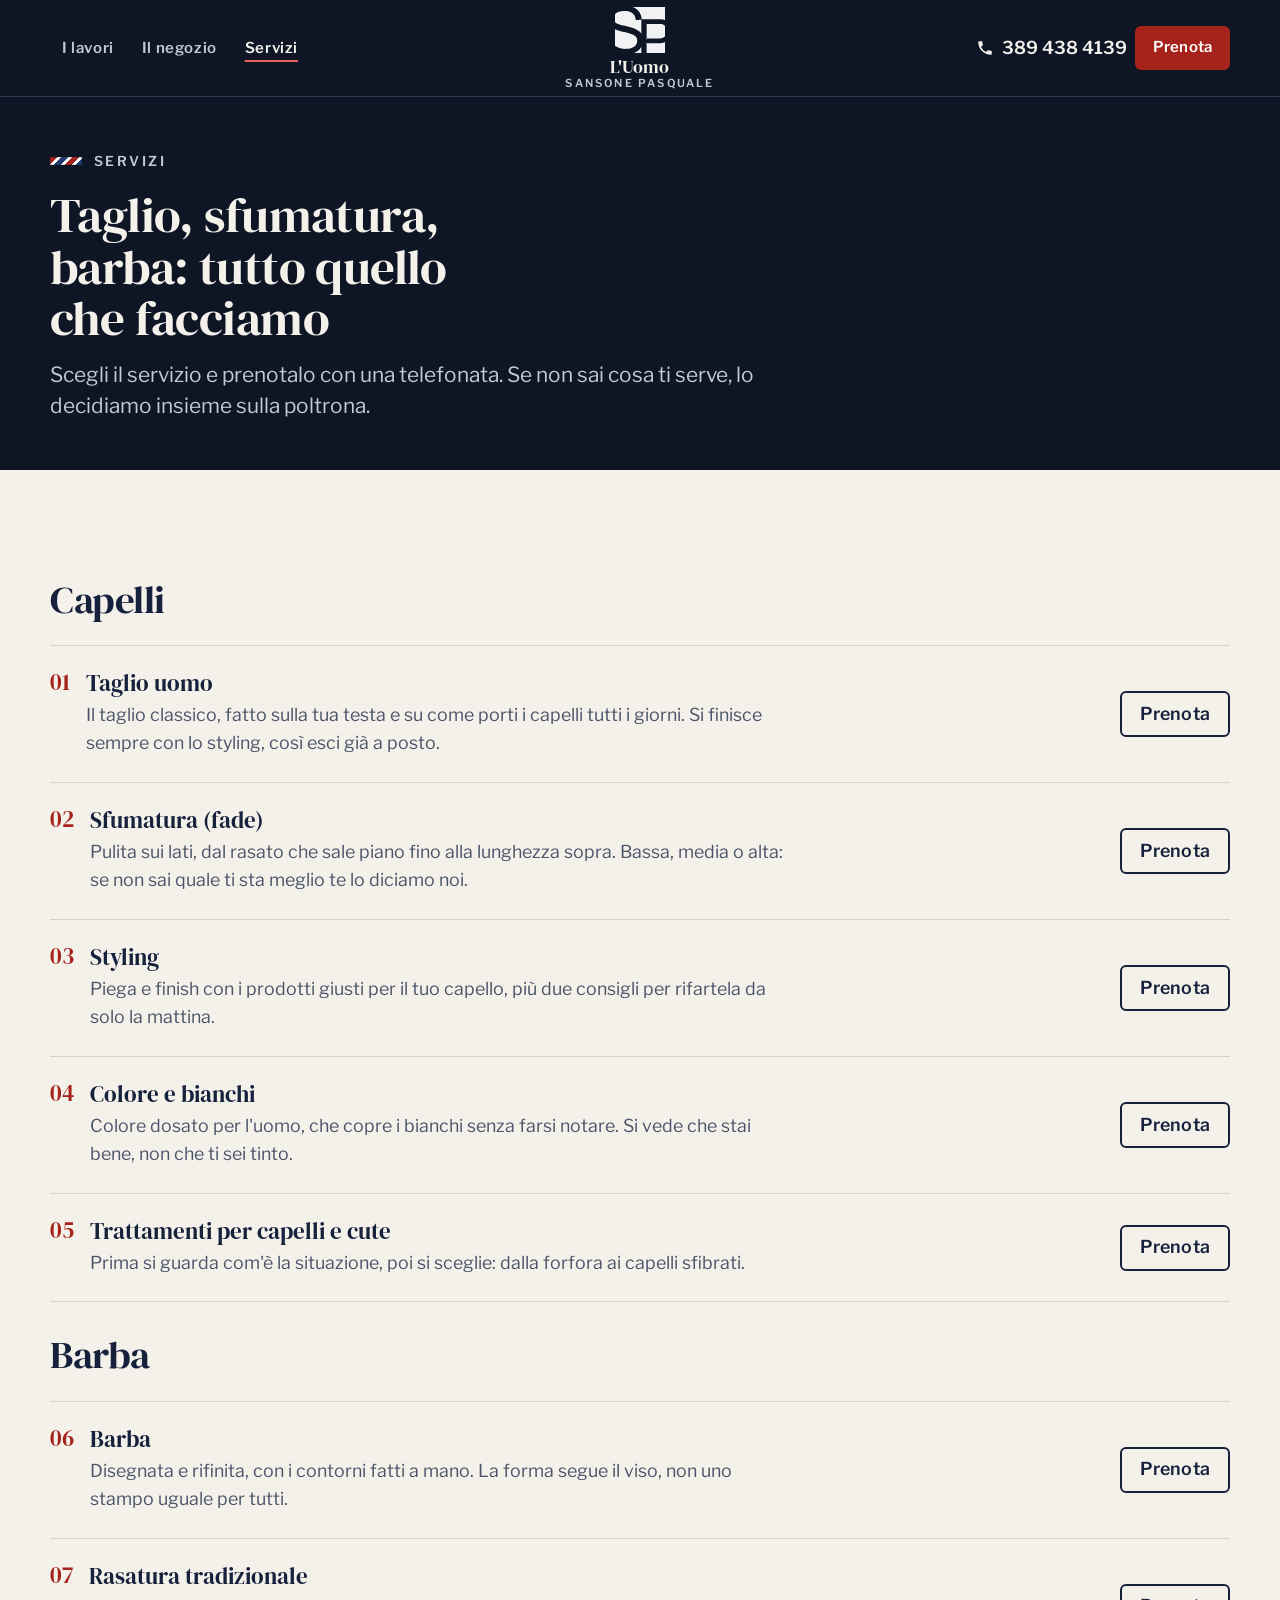
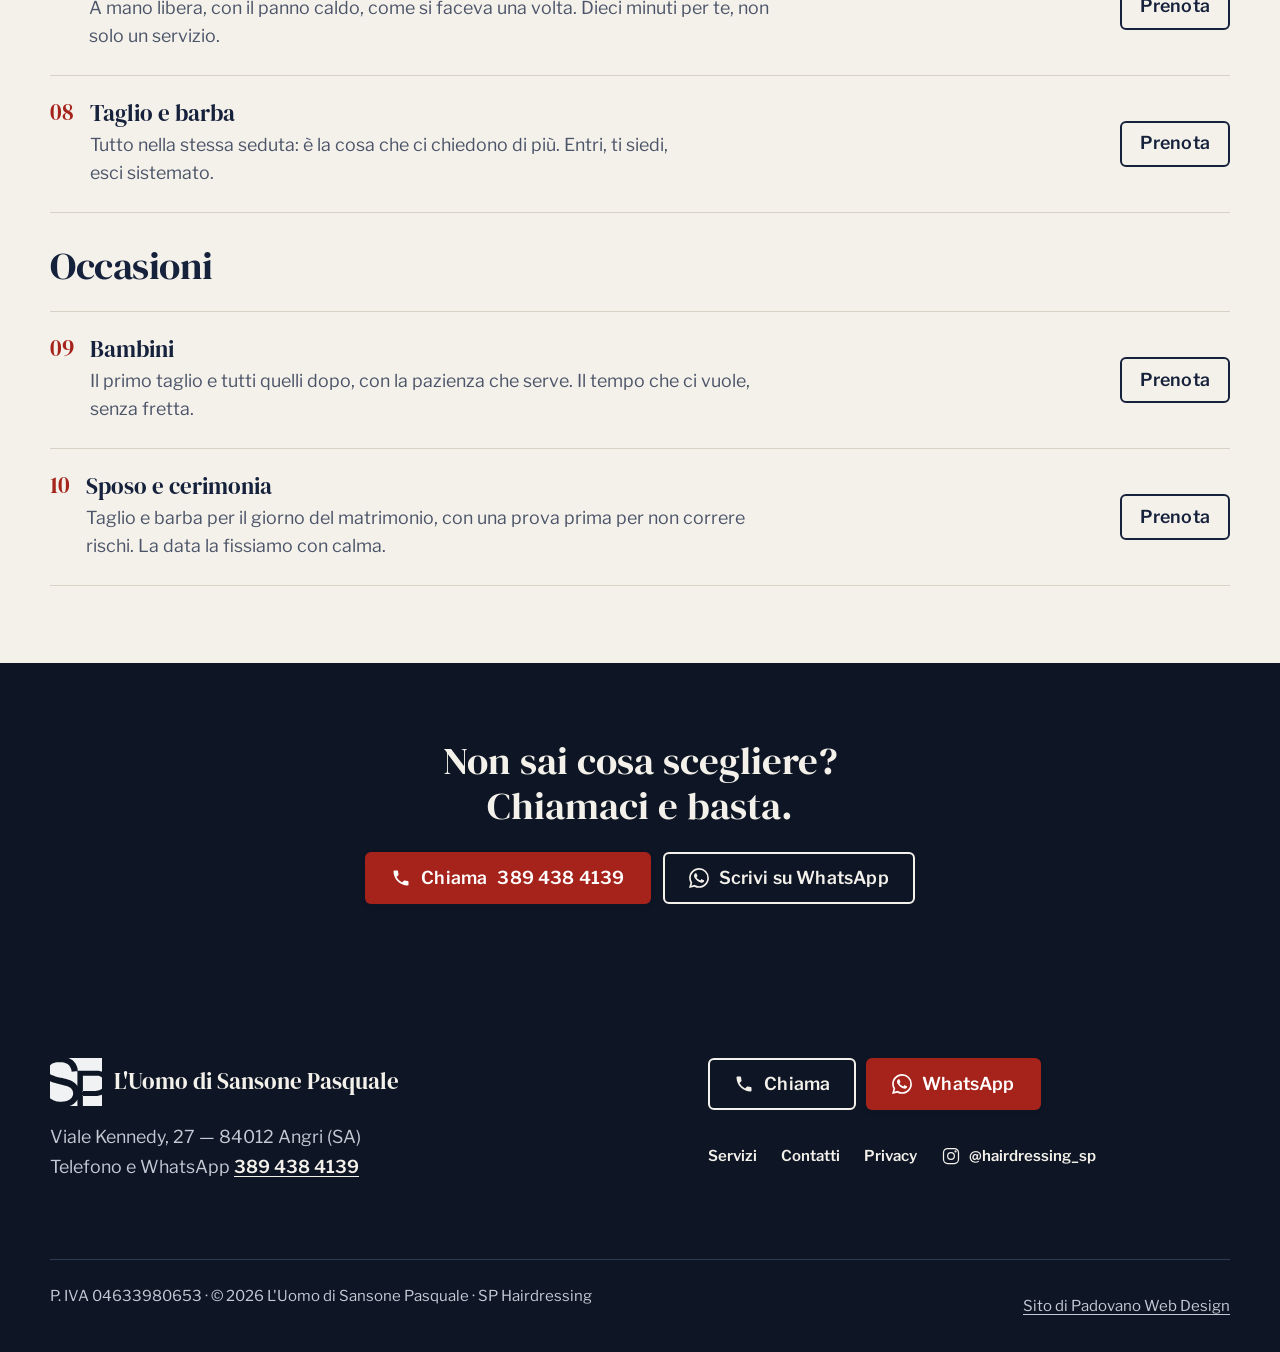
<file: servizi.html>
<!DOCTYPE html>
<html lang="it">
<head>
<meta charset="utf-8">
<meta name="viewport" content="width=device-width, initial-scale=1, viewport-fit=cover">
<title>Servizi e tagli uomo | Barbiere L'Uomo Angri</title>
<meta name="description" content="Taglio uomo, fade, sfumatura, barba e rasatura tradizionale ad Angri. I servizi del salone L'Uomo di Sansone Pasquale.">
<meta name="robots" content="noindex, nofollow">
<meta name="theme-color" content="#0E1626">
<meta property="og:type" content="website">
<meta property="og:locale" content="it_IT">
<meta property="og:title" content="Servizi e tagli uomo | Barbiere L'Uomo Angri">
<meta property="og:description" content="Taglio uomo, fade, sfumatura, barba e rasatura tradizionale ad Angri. I servizi del salone L'Uomo di Sansone Pasquale.">
<meta property="og:image" content="assets/site/web/og-home.jpg">
<link rel="icon" href="assets/icons/favicon.svg" type="image/svg+xml">
<link rel="apple-touch-icon" href="assets/icons/apple-touch-icon.png">
<link rel="preload" href="assets/font/dmserif-400.woff2" as="font" type="font/woff2" crossorigin>
<link rel="preload" href="assets/font/franklin-400.woff2" as="font" type="font/woff2" crossorigin>
<link rel="stylesheet" href="css/style.css?v=6">
<script src="js/app.js?v=6" defer></script>
<noscript><style>[data-reveal]{opacity:1!important;transform:none!important}[data-reveal="foto"] img{clip-path:none!important}</style></noscript>
<link rel="canonical" href="servizi.html">
</head>
<body>
<a class="skip-link" href="#contenuto">Salta al contenuto</a>
<div class="progresso" aria-hidden="true"></div>

<header class="insegna">
  <div class="container">
    <div class="insegna__riga">
      <ul class="insegna__nav insegna__nav--sx" role="list">
        <li><a href="index.html#lavori">I lavori</a></li>
        <li><a href="index.html#negozio">Il negozio</a></li>
        <li><a href="servizi.html" aria-current="page">Servizi</a></li>
      </ul>
      <a class="marchio" href="index.html">
        <img src="assets/site/logo-sp-negativo.svg" width="37" height="34" alt="SP Hairdressing — Sansone Pasquale, barbiere ad Angri">
        <span class="marchio__testo" aria-hidden="true">
          <span class="marchio__nome">L'Uomo</span>
          <span class="marchio__sotto">Sansone Pasquale</span>
        </span>
      </a>
      <div class="insegna__azioni">
        <a class="insegna__tel" href="tel:+393894384139"><svg viewBox="0 0 24 24" aria-hidden="true"><path d="M6.62 10.79a15.1 15.1 0 0 0 6.59 6.59l2.2-2.2c.27-.27.67-.36 1.02-.24 1.12.37 2.33.57 3.57.57.55 0 1 .45 1 1V20c0 .55-.45 1-1 1C10.61 21 3 13.39 3 4c0-.55.45-1 1-1h3.5c.55 0 1 .45 1 1 0 1.25.2 2.45.57 3.57.11.35.03.74-.25 1.02l-2.2 2.2Z"/></svg>389 438 4139</a>
        <a class="tel-ico" href="tel:+393894384139" aria-label="Chiama il negozio"><svg viewBox="0 0 24 24" aria-hidden="true"><path d="M6.62 10.79a15.1 15.1 0 0 0 6.59 6.59l2.2-2.2c.27-.27.67-.36 1.02-.24 1.12.37 2.33.57 3.57.57.55 0 1 .45 1 1V20c0 .55-.45 1-1 1C10.61 21 3 13.39 3 4c0-.55.45-1 1-1h3.5c.55 0 1 .45 1 1 0 1.25.2 2.45.57 3.57.11.35.03.74-.25 1.02l-2.2 2.2Z"/></svg></a>
        <a class="btn btn--primary" data-wa-link="" href="https://wa.me/393894384139" target="_blank" rel="noopener">Prenota</a>
      </div>
    </div>
    <nav class="capitoli" aria-label="Sezioni del sito"><a href="index.html#lavori">I lavori</a><a href="index.html#negozio">Il negozio</a><a href="index.html#rito">Il rito</a><a href="servizi.html" aria-current="page">Servizi</a><a href="index.html#recensioni">Recensioni</a><a href="contatti.html">Contatti</a></nav>
  </div>
</header>

<main id="contenuto">

  <section class="section--tight testata" aria-labelledby="pagina-titolo">
    <div class="container">
      <p class="eyebrow" data-reveal>Servizi</p>
      <h1 id="pagina-titolo" data-reveal>Taglio, sfumatura, barba: tutto quello che facciamo</h1>
      <p class="lead" data-reveal data-ritardo="1">Scegli il servizio e prenotalo con una telefonata. Se non sai cosa ti serve, lo decidiamo insieme sulla poltrona.</p>
    </div>
  </section>

  <section class="section" aria-label="Elenco dei servizi">
    <div class="container">
      <div class="spazio-4">
        <h2 data-reveal>Capelli</h2>
        <ul class="indice spazio-3" role="list">
        <li class="indice__voce" data-wa="Buongiorno, vorrei prenotare: taglio uomo. Che giorni avete liberi?" data-reveal>
          <div class="indice__riga">
            <span class="indice__num" aria-hidden="true">01</span>
            <span class="indice__nome">Taglio uomo</span>
            <p class="indice__testo">Il taglio classico, fatto sulla tua testa e su come porti i capelli tutti i giorni. Si finisce sempre con lo styling, così esci già a posto.</p>
            <a class="btn btn--ghost" data-wa-link="Buongiorno, vorrei prenotare: taglio uomo. Che giorni avete liberi?" href="https://wa.me/393894384139" target="_blank" rel="noopener">Prenota<span class="visually-hidden">: taglio uomo</span></a>
          </div>
        </li>
        <li class="indice__voce" data-wa="Buongiorno, vorrei prenotare: sfumatura. Che giorni avete liberi?" data-reveal>
          <div class="indice__riga">
            <span class="indice__num" aria-hidden="true">02</span>
            <span class="indice__nome">Sfumatura (fade)</span>
            <p class="indice__testo">Pulita sui lati, dal rasato che sale piano fino alla lunghezza sopra. Bassa, media o alta: se non sai quale ti sta meglio te lo diciamo noi.</p>
            <a class="btn btn--ghost" data-wa-link="Buongiorno, vorrei prenotare: sfumatura. Che giorni avete liberi?" href="https://wa.me/393894384139" target="_blank" rel="noopener">Prenota<span class="visually-hidden">: sfumatura (fade)</span></a>
          </div>
        </li>
        <li class="indice__voce" data-wa="Buongiorno, vorrei prenotare: styling. Che giorni avete liberi?" data-reveal>
          <div class="indice__riga">
            <span class="indice__num" aria-hidden="true">03</span>
            <span class="indice__nome">Styling</span>
            <p class="indice__testo">Piega e finish con i prodotti giusti per il tuo capello, più due consigli per rifartela da solo la mattina.</p>
            <a class="btn btn--ghost" data-wa-link="Buongiorno, vorrei prenotare: styling. Che giorni avete liberi?" href="https://wa.me/393894384139" target="_blank" rel="noopener">Prenota<span class="visually-hidden">: styling</span></a>
          </div>
        </li>
        <li class="indice__voce" data-wa="Buongiorno, vorrei prenotare: colore e bianchi. Che giorni avete liberi?" data-reveal>
          <div class="indice__riga">
            <span class="indice__num" aria-hidden="true">04</span>
            <span class="indice__nome">Colore e bianchi</span>
            <p class="indice__testo">Colore dosato per l'uomo, che copre i bianchi senza farsi notare. Si vede che stai bene, non che ti sei tinto.</p>
            <a class="btn btn--ghost" data-wa-link="Buongiorno, vorrei prenotare: colore e bianchi. Che giorni avete liberi?" href="https://wa.me/393894384139" target="_blank" rel="noopener">Prenota<span class="visually-hidden">: colore e bianchi</span></a>
          </div>
        </li>
        <li class="indice__voce" data-wa="Buongiorno, vorrei prenotare: trattamenti per capelli e cute. Che giorni avete liberi?" data-reveal>
          <div class="indice__riga">
            <span class="indice__num" aria-hidden="true">05</span>
            <span class="indice__nome">Trattamenti per capelli e cute</span>
            <p class="indice__testo">Prima si guarda com'è la situazione, poi si sceglie: dalla forfora ai capelli sfibrati.</p>
            <a class="btn btn--ghost" data-wa-link="Buongiorno, vorrei prenotare: trattamenti per capelli e cute. Che giorni avete liberi?" href="https://wa.me/393894384139" target="_blank" rel="noopener">Prenota<span class="visually-hidden">: trattamenti per capelli e cute</span></a>
          </div>
        </li>
        </ul>
      </div>
      <div class="spazio-4">
        <h2 data-reveal>Barba</h2>
        <ul class="indice spazio-3" role="list">
        <li class="indice__voce" data-wa="Buongiorno, vorrei prenotare: barba. Che giorni avete liberi?" data-reveal>
          <div class="indice__riga">
            <span class="indice__num" aria-hidden="true">06</span>
            <span class="indice__nome">Barba</span>
            <p class="indice__testo">Disegnata e rifinita, con i contorni fatti a mano. La forma segue il viso, non uno stampo uguale per tutti.</p>
            <a class="btn btn--ghost" data-wa-link="Buongiorno, vorrei prenotare: barba. Che giorni avete liberi?" href="https://wa.me/393894384139" target="_blank" rel="noopener">Prenota<span class="visually-hidden">: barba</span></a>
          </div>
        </li>
        <li class="indice__voce" data-wa="Buongiorno, vorrei prenotare: rasatura tradizionale. Che giorni avete liberi?" data-reveal>
          <div class="indice__riga">
            <span class="indice__num" aria-hidden="true">07</span>
            <span class="indice__nome">Rasatura tradizionale</span>
            <p class="indice__testo">A mano libera, con il panno caldo, come si faceva una volta. Dieci minuti per te, non solo un servizio.</p>
            <a class="btn btn--ghost" data-wa-link="Buongiorno, vorrei prenotare: rasatura tradizionale. Che giorni avete liberi?" href="https://wa.me/393894384139" target="_blank" rel="noopener">Prenota<span class="visually-hidden">: rasatura tradizionale</span></a>
          </div>
        </li>
        <li class="indice__voce" data-wa="Buongiorno, vorrei prenotare: taglio e barba. Che giorni avete liberi?" data-reveal>
          <div class="indice__riga">
            <span class="indice__num" aria-hidden="true">08</span>
            <span class="indice__nome">Taglio e barba</span>
            <p class="indice__testo">Tutto nella stessa seduta: è la cosa che ci chiedono di più. Entri, ti siedi, esci sistemato.</p>
            <a class="btn btn--ghost" data-wa-link="Buongiorno, vorrei prenotare: taglio e barba. Che giorni avete liberi?" href="https://wa.me/393894384139" target="_blank" rel="noopener">Prenota<span class="visually-hidden">: taglio e barba</span></a>
          </div>
        </li>
        </ul>
      </div>
      <div class="spazio-4">
        <h2 data-reveal>Occasioni</h2>
        <ul class="indice spazio-3" role="list">
        <li class="indice__voce" data-wa="Buongiorno, vorrei prenotare: bambini. Che giorni avete liberi?" data-reveal>
          <div class="indice__riga">
            <span class="indice__num" aria-hidden="true">09</span>
            <span class="indice__nome">Bambini</span>
            <p class="indice__testo">Il primo taglio e tutti quelli dopo, con la pazienza che serve. Il tempo che ci vuole, senza fretta.</p>
            <a class="btn btn--ghost" data-wa-link="Buongiorno, vorrei prenotare: bambini. Che giorni avete liberi?" href="https://wa.me/393894384139" target="_blank" rel="noopener">Prenota<span class="visually-hidden">: bambini</span></a>
          </div>
        </li>
        <li class="indice__voce" data-wa="Buongiorno, vorrei prenotare: sposo e cerimonia. Che giorni avete liberi?" data-reveal>
          <div class="indice__riga">
            <span class="indice__num" aria-hidden="true">10</span>
            <span class="indice__nome">Sposo e cerimonia</span>
            <p class="indice__testo">Taglio e barba per il giorno del matrimonio, con una prova prima per non correre rischi. La data la fissiamo con calma.</p>
            <a class="btn btn--ghost" data-wa-link="Buongiorno, vorrei prenotare: sposo e cerimonia. Che giorni avete liberi?" href="https://wa.me/393894384139" target="_blank" rel="noopener">Prenota<span class="visually-hidden">: sposo e cerimonia</span></a>
          </div>
        </li>
        </ul>
      </div>
    </div>
  </section>

  <section class="section ground-dark" aria-label="Prenota">
    <div class="container chiusura" data-callbar-ritira>
      <p data-reveal>Non sai cosa scegliere?<br>Chiamaci e basta.</p>
      <div class="btn-row" data-reveal data-ritardo="1">
        <a class="btn btn--primary" href="tel:+393894384139"><svg viewBox="0 0 24 24" aria-hidden="true"><path d="M6.62 10.79a15.1 15.1 0 0 0 6.59 6.59l2.2-2.2c.27-.27.67-.36 1.02-.24 1.12.37 2.33.57 3.57.57.55 0 1 .45 1 1V20c0 .55-.45 1-1 1C10.61 21 3 13.39 3 4c0-.55.45-1 1-1h3.5c.55 0 1 .45 1 1 0 1.25.2 2.45.57 3.57.11.35.03.74-.25 1.02l-2.2 2.2Z"/></svg>Chiama <span class="btn__num">389 438 4139</span></a>
        <a class="btn btn--ghost" data-wa-link="" href="https://wa.me/393894384139" target="_blank" rel="noopener"><svg viewBox="0 0 24 24" aria-hidden="true"><path d="M17.47 14.38c-.3-.15-1.76-.87-2.03-.97-.27-.1-.47-.15-.67.15-.2.3-.77.97-.94 1.16-.17.2-.35.22-.64.07-.3-.15-1.26-.46-2.39-1.47-.88-.79-1.48-1.76-1.65-2.06-.17-.3-.02-.46.13-.6.13-.14.3-.35.45-.52.15-.18.2-.3.3-.5.1-.2.05-.37-.03-.52-.07-.15-.67-1.61-.92-2.2-.24-.58-.49-.5-.67-.51l-.57-.01c-.2 0-.52.07-.79.37-.27.3-1.04 1.02-1.04 2.48s1.07 2.88 1.21 3.07c.15.2 2.1 3.2 5.08 4.49.71.3 1.26.49 1.7.63.71.22 1.36.19 1.87.12.57-.09 1.76-.72 2-1.41.25-.7.25-1.29.18-1.41-.08-.13-.27-.2-.57-.35M12.05 21.79h-.01a9.87 9.87 0 0 1-5.03-1.38l-.36-.21-3.74.98 1-3.65-.24-.37a9.86 9.86 0 0 1-1.51-5.26c0-5.45 4.44-9.88 9.89-9.88a9.87 9.87 0 0 1 9.88 9.89c0 5.45-4.44 9.88-9.88 9.88m8.41-18.3A11.82 11.82 0 0 0 12.05 0C5.5 0 .16 5.34.16 11.89c0 2.1.55 4.14 1.59 5.95L.06 24l6.3-1.65a11.88 11.88 0 0 0 5.69 1.45h.01c6.55 0 11.89-5.34 11.89-11.89a11.82 11.82 0 0 0-3.48-8.41Z"/></svg>Scrivi su WhatsApp</a>
      </div>
    </div>
  </section>

</main>

<footer class="site-footer ground-dark">
  <div class="container footer__grid">
    <div>
      <div class="footer__marchio">
        <img src="assets/site/logo-sp-negativo.svg" width="52" height="48" alt="SP Hairdressing — Sansone Pasquale" loading="lazy">
        <p class="footer__nome">L'Uomo di Sansone Pasquale</p>
      </div>
      <address>Viale Kennedy, 27 — 84012 Angri (SA)<br>Telefono e WhatsApp <a href="tel:+393894384139">389 438 4139</a></address>
    </div>
    <div class="footer__contatti" data-callbar-ritira>
      <div class="btn-row">
        <a class="btn btn--ghost" href="tel:+393894384139"><svg viewBox="0 0 24 24" aria-hidden="true"><path d="M6.62 10.79a15.1 15.1 0 0 0 6.59 6.59l2.2-2.2c.27-.27.67-.36 1.02-.24 1.12.37 2.33.57 3.57.57.55 0 1 .45 1 1V20c0 .55-.45 1-1 1C10.61 21 3 13.39 3 4c0-.55.45-1 1-1h3.5c.55 0 1 .45 1 1 0 1.25.2 2.45.57 3.57.11.35.03.74-.25 1.02l-2.2 2.2Z"/></svg>Chiama</a>
        <a class="btn btn--primary" data-wa-link="" href="https://wa.me/393894384139" target="_blank" rel="noopener"><svg viewBox="0 0 24 24" aria-hidden="true"><path d="M17.47 14.38c-.3-.15-1.76-.87-2.03-.97-.27-.1-.47-.15-.67.15-.2.3-.77.97-.94 1.16-.17.2-.35.22-.64.07-.3-.15-1.26-.46-2.39-1.47-.88-.79-1.48-1.76-1.65-2.06-.17-.3-.02-.46.13-.6.13-.14.3-.35.45-.52.15-.18.2-.3.3-.5.1-.2.05-.37-.03-.52-.07-.15-.67-1.61-.92-2.2-.24-.58-.49-.5-.67-.51l-.57-.01c-.2 0-.52.07-.79.37-.27.3-1.04 1.02-1.04 2.48s1.07 2.88 1.21 3.07c.15.2 2.1 3.2 5.08 4.49.71.3 1.26.49 1.7.63.71.22 1.36.19 1.87.12.57-.09 1.76-.72 2-1.41.25-.7.25-1.29.18-1.41-.08-.13-.27-.2-.57-.35M12.05 21.79h-.01a9.87 9.87 0 0 1-5.03-1.38l-.36-.21-3.74.98 1-3.65-.24-.37a9.86 9.86 0 0 1-1.51-5.26c0-5.45 4.44-9.88 9.89-9.88a9.87 9.87 0 0 1 9.88 9.89c0 5.45-4.44 9.88-9.88 9.88m8.41-18.3A11.82 11.82 0 0 0 12.05 0C5.5 0 .16 5.34.16 11.89c0 2.1.55 4.14 1.59 5.95L.06 24l6.3-1.65a11.88 11.88 0 0 0 5.69 1.45h.01c6.55 0 11.89-5.34 11.89-11.89a11.82 11.82 0 0 0-3.48-8.41Z"/></svg>WhatsApp</a>
      </div>
      <ul class="footer__links" role="list">
        <li><a href="servizi.html">Servizi</a></li>
        <li><a href="contatti.html">Contatti</a></li>
        <li><a href="privacy.html">Privacy</a></li>
        <li><a href="https://www.instagram.com/hairdressing_sp/" target="_blank" rel="noopener"><svg viewBox="0 0 24 24" aria-hidden="true"><rect x="3" y="3" width="18" height="18" rx="5"/><circle cx="12" cy="12" r="4"/><circle cx="17.5" cy="6.5" r=".6"/></svg>@hairdressing_sp</a></li>
      </ul>
    </div>
  </div>
  <div class="container">
    <div class="footer__legale">
      <p>P. IVA 04633980653 · © <span data-anno>2026</span> L'Uomo di Sansone Pasquale · SP Hairdressing</p>
      <p class="footer__firma"><a href="https://padovanowebdesign.it" target="_blank" rel="noopener">Sito di Padovano Web Design</a></p>
    </div>
  </div>
</footer>

<nav class="callbar" aria-label="Prenota">
  <a class="btn btn--ghost callbar__btn" href="tel:+393894384139" aria-label="Chiama il negozio"><svg viewBox="0 0 24 24" aria-hidden="true"><path d="M6.62 10.79a15.1 15.1 0 0 0 6.59 6.59l2.2-2.2c.27-.27.67-.36 1.02-.24 1.12.37 2.33.57 3.57.57.55 0 1 .45 1 1V20c0 .55-.45 1-1 1C10.61 21 3 13.39 3 4c0-.55.45-1 1-1h3.5c.55 0 1 .45 1 1 0 1.25.2 2.45.57 3.57.11.35.03.74-.25 1.02l-2.2 2.2Z"/></svg>Chiama</a>
  <a class="btn btn--primary callbar__btn" data-wa-bar data-wa-link="" href="https://wa.me/393894384139" target="_blank" rel="noopener" aria-label="Scrivi su WhatsApp"><svg viewBox="0 0 24 24" aria-hidden="true"><path d="M17.47 14.38c-.3-.15-1.76-.87-2.03-.97-.27-.1-.47-.15-.67.15-.2.3-.77.97-.94 1.16-.17.2-.35.22-.64.07-.3-.15-1.26-.46-2.39-1.47-.88-.79-1.48-1.76-1.65-2.06-.17-.3-.02-.46.13-.6.13-.14.3-.35.45-.52.15-.18.2-.3.3-.5.1-.2.05-.37-.03-.52-.07-.15-.67-1.61-.92-2.2-.24-.58-.49-.5-.67-.51l-.57-.01c-.2 0-.52.07-.79.37-.27.3-1.04 1.02-1.04 2.48s1.07 2.88 1.21 3.07c.15.2 2.1 3.2 5.08 4.49.71.3 1.26.49 1.7.63.71.22 1.36.19 1.87.12.57-.09 1.76-.72 2-1.41.25-.7.25-1.29.18-1.41-.08-.13-.27-.2-.57-.35M12.05 21.79h-.01a9.87 9.87 0 0 1-5.03-1.38l-.36-.21-3.74.98 1-3.65-.24-.37a9.86 9.86 0 0 1-1.51-5.26c0-5.45 4.44-9.88 9.89-9.88a9.87 9.87 0 0 1 9.88 9.89c0 5.45-4.44 9.88-9.88 9.88m8.41-18.3A11.82 11.82 0 0 0 12.05 0C5.5 0 .16 5.34.16 11.89c0 2.1.55 4.14 1.59 5.95L.06 24l6.3-1.65a11.88 11.88 0 0 0 5.69 1.45h.01c6.55 0 11.89-5.34 11.89-11.89a11.82 11.82 0 0 0-3.48-8.41Z"/></svg>WhatsApp</a>
</nav>
</body>
</html>
</file>
<file: css/style.css>
/* ============================================================
   L'UOMO DI SANSONE PASQUALE — Angri (SA)
   Terza stesura, 12/09/2026. «La bottega»: impaginato da rivista,
   notte e carta, il palo del barbiere come insegna e come filo del racconto.
   Niente librerie. I rapporti di contrasto sono calcolati (WCAG 2.x).
   ============================================================ */

@font-face { font-family: "DM Serif Display"; src: url("../assets/font/dmserif-400.woff2") format("woff2");
             font-weight: 400; font-style: normal; font-display: swap; }
@font-face { font-family: "DM Serif Display"; src: url("../assets/font/dmserif-400i.woff2") format("woff2");
             font-weight: 400; font-style: italic; font-display: swap; }
@font-face { font-family: "Libre Franklin"; src: url("../assets/font/franklin-400.woff2") format("woff2");
             font-weight: 400; font-style: normal; font-display: swap; }
@font-face { font-family: "Libre Franklin"; src: url("../assets/font/franklin-600.woff2") format("woff2");
             font-weight: 600; font-style: normal; font-display: swap; }

:root {
  /* ---------- COLORI ---------- */
  --carta:        hsl(42 29% 94%);    /* #F4F1EA */
  --carta-2:      hsl(40 24% 88%);    /* #E9E4DA */
  --bianco:       hsl(0 0% 100%);
  --notte:        hsl(219 47% 10%);   /* #0E1626 il negozio la sera · carta su notte 16.4:1 */
  --inchiostro:   hsl(222 45% 16%);   /* #16213A · 14.18:1 su carta · 16.00 su bianco */
  --inchiostro-2: hsl(221 41% 20%);   /* #1E2B47 */
  --grigio:       hsl(222 16% 35%);   /* #4B5468 · 6.73:1 su carta · 7.59 su bianco */
  --rosso:        hsl(3 71% 38%);     /* #A8231C · etichetta bianca 7.19:1 · testo 6.37 su carta */
  --rosso-hover:  hsl(3 73% 32%);     /* #8E1C16 */
  --rosso-active: hsl(3 73% 27%);     /* #761712 */
  --rosso-chiaro: hsl(5 72% 62%);     /* #E2665C · 5.1:1 su notte: esiste SOLO su fondo scuro */
  --blu:          hsl(219 56% 28%);   /* #1F3A6E · 9.86:1 su carta */
  --filetto:      hsl(38 20% 81%);    /* #D9D3C7 decorativo */
  --bordo:        hsl(222 8% 52%);    /* #7A808E bordo di controlli · 3.6:1 su carta */
  --luce:         hsl(36 70% 66% / .16);   /* la lampada calda sulla parete */

  --c-bg: var(--carta); --c-surface: var(--bianco); --c-surface-2: var(--carta-2);
  --c-text: var(--inchiostro); --c-muted: var(--grigio); --c-link: var(--blu);
  --c-border: var(--filetto); --c-border-strong: var(--bordo); --c-focus: var(--blu);
  --c-error: var(--rosso);

  /* ---------- TIPOGRAFIA ---------- */
  --font-display: "DM Serif Display", Georgia, "Times New Roman", serif;
  --font-body:    "Libre Franklin", -apple-system, BlinkMacSystemFont, "Segoe UI", Roboto, Arial, sans-serif;
  --text-mega:    clamp(3.000rem, 2.170rem + 3.54vw, 6.250rem);  /* 48 -> 100px */
  --text-display: clamp(2.500rem, 2.060rem + 1.88vw, 4.250rem);  /* 40 -> 68px */
  --text-h1:      clamp(2.250rem, 1.920rem + 1.41vw, 3.500rem);  /* 36 -> 56px */
  --text-h2:      clamp(1.875rem, 1.655rem + 0.94vw, 2.750rem);  /* 30 -> 44px */
  --text-h3:      clamp(1.250rem, 1.184rem + 0.28vw, 1.500rem);  /* 20 -> 24px */
  --text-lg:      clamp(1.188rem, 1.138rem + 0.21vw, 1.375rem);  /* 19 -> 22px */
  --text-body:    clamp(1.063rem, 1.040rem + 0.09vw, 1.125rem);  /* 17 -> 18px */
  --text-eyebrow: clamp(0.813rem, 0.796rem + 0.07vw, 0.875rem);
  --text-small:   0.9375rem;

  /* ---------- SPAZIO ---------- */
  --space-1: 8px; --space-2: 16px; --space-3: 24px; --space-4: 32px; --space-5: 48px; --space-6: 64px;
  --section-y:       clamp(48px, 6vw, 80px);
  --section-y-tight: clamp(32px, 4vw, 48px);
  --section-x:       clamp(16px, 4vw, 32px);
  --container:       1180px;
  --container-text:  62ch;

  --r-xs: 2px; --r-sm: 4px; --r-md: 6px;
  --shadow-1: 0 1px 2px hsl(222 45% 16% / .08), 0 2px 6px hsl(222 45% 16% / .06);
  --shadow-2: 0 2px 4px hsl(222 45% 16% / .10), 0 10px 24px -6px hsl(222 45% 16% / .16);
  --shadow-3: 0 6px 12px hsl(222 45% 16% / .12), 0 24px 48px -12px hsl(222 45% 16% / .24);

  --ease:       cubic-bezier(0.22, 1, 0.36, 1);
  --ease-inout: cubic-bezier(0.4, 0, 0.2, 1);
  --dur-fast: 120ms; --dur-base: 240ms; --dur-slow: 520ms;
  --press: .97;

  --bar-h:      calc(68px + env(safe-area-inset-bottom, 0px));
  --header-h:   60px;
  --capitoli-h: 46px;
}
@media (min-width: 880px) { :root { --bar-h: 0px; --header-h: 96px; --capitoli-h: 0px; } }

.ground-dark {
  --c-bg: var(--notte); --c-surface: var(--inchiostro); --c-surface-2: var(--inchiostro-2);
  --c-text: var(--carta); --c-muted: hsl(220 15% 80%);      /* #C3C8D3 · 9.5:1 su notte */
  --c-link: var(--carta); --c-border: hsl(221 30% 26%);
  --c-border-strong: hsl(222 13% 61%); --c-focus: var(--carta);
}
.ground-dark { background: var(--c-bg); color: var(--c-text); }
.ground-alt  { --c-bg: var(--carta-2); background: var(--c-bg); }

/* ============================================================ BASE */
*, *::before, *::after { box-sizing: border-box; }
html { color-scheme: light; -webkit-text-size-adjust: 100%; text-size-adjust: 100%;
       scroll-behavior: smooth; scroll-padding-top: calc(var(--header-h) + var(--capitoli-h) + 8px); }
body { margin: 0; min-height: 100vh; background: var(--c-bg); color: var(--c-text);
  font-family: var(--font-body); font-size: var(--text-body); line-height: 1.6;
  padding-bottom: var(--bar-h); -webkit-font-smoothing: antialiased;
  -webkit-tap-highlight-color: transparent; overflow-x: clip; }
img, svg, picture { display: block; max-width: 100%; }
img { height: auto; }
h1, h2, h3, h4, p, ul, ol, figure, blockquote, address, dl, dd { margin: 0; }
ul[role="list"], ol[role="list"] { list-style: none; padding: 0; }
address { font-style: normal; }
a { color: inherit; }
button, input, select, textarea { font: inherit; color: inherit; background: none; border: 0; margin: 0;
  border-radius: 0; -webkit-appearance: none; appearance: none; }
button { cursor: pointer; }
:where(a, button, input, textarea, select, [tabindex]):focus-visible {
  outline: 3px solid var(--c-focus); outline-offset: 3px; border-radius: var(--r-sm); }
.visually-hidden { position: absolute !important; width: 1px; height: 1px; padding: 0; margin: -1px;
  overflow: hidden; clip: rect(0 0 0 0); white-space: nowrap; border: 0; }
.skip-link { position: fixed; left: var(--space-2); top: -100px; z-index: 200;
  padding: 10px var(--space-2); background: var(--carta); color: var(--inchiostro);
  font-weight: 600; text-decoration: none; border-radius: var(--r-md);
  transition: top var(--dur-fast) var(--ease); }
.skip-link:focus-visible { top: 10px; }

/* ============================================================ TIPOGRAFIA */
.mega, .display, h1, h2 { font-family: var(--font-display); font-weight: 400; letter-spacing: -.012em;
  text-wrap: balance; color: var(--c-text); }
.mega    { font-size: var(--text-mega);    line-height: .96; }
.display { font-size: var(--text-display); line-height: 1.02; }
h1 { font-size: var(--text-h1); line-height: 1.05; }
h2 { font-size: var(--text-h2); line-height: 1.1; }
h3, .h3 { font-family: var(--font-body); font-weight: 600; font-size: var(--text-h3); line-height: 1.3; }
.corsivo { font-family: var(--font-display); font-style: italic; }
p { text-wrap: pretty; }
.lead { font-size: var(--text-lg); line-height: 1.5; color: var(--c-muted); max-width: 44ch; }
.muted { color: var(--c-muted); }
.small { font-size: var(--text-small); }
.tabular { font-variant-numeric: tabular-nums; font-weight: 600; white-space: nowrap; }

/* occhiello con il nastrino del palo */
.eyebrow { display: inline-flex; align-items: center; gap: 12px; font-size: var(--text-eyebrow);
  font-weight: 600; line-height: 1.2; letter-spacing: .18em; text-transform: uppercase; color: var(--c-muted); }
.eyebrow::before { content: ""; width: 32px; height: 8px; flex: none; border-radius: 1px;
  background: repeating-linear-gradient(135deg, var(--rosso) 0 5px, var(--bianco) 5px 8px, var(--blu) 8px 13px, var(--bianco) 13px 16px);
  box-shadow: inset 0 0 0 1px hsl(222 45% 16% / .18); }

/* numero di capitolo: cifra serif e filetto che attraversa la fascia */
.capitolo { display: flex; align-items: center; gap: var(--space-2); margin-bottom: var(--space-3); }
.capitolo__num { font-family: var(--font-display); font-size: var(--text-h2); line-height: 1; color: var(--rosso); }
.ground-dark .capitolo__num { color: var(--rosso-chiaro); }   /* 5.1:1 su notte */
.capitolo__riga { flex: 1; height: 1px; background: var(--c-border); }

.container { width: 100%; max-width: calc(var(--container) + 2 * var(--section-x));
  margin-inline: auto; padding-inline: var(--section-x); }
.section { padding-block: var(--section-y); }
.section--tight { padding-block: var(--section-y-tight); }
.cv { content-visibility: auto; contain-intrinsic-size: auto 800px; }
.centrato { display: flex; justify-content: center; }

/* ============================================================ PULSANTI */
.btn { display: inline-flex; align-items: center; justify-content: center; gap: 10px;
  min-height: 52px; padding: 14px var(--space-3);
  font-weight: 600; font-size: var(--text-body); line-height: 1.15; letter-spacing: .01em;
  text-decoration: none; text-align: center; border-radius: var(--r-md); border: 2px solid transparent;
  cursor: pointer; transform-origin: center;
  transition: background-color var(--dur-fast) var(--ease), border-color var(--dur-fast) var(--ease),
              color var(--dur-fast) var(--ease), box-shadow var(--dur-base) var(--ease), transform var(--dur-base) var(--ease); }
.btn svg { width: 20px; height: 20px; flex: none; fill: currentColor; }
.btn--primary { background: var(--rosso); color: var(--bianco); box-shadow: var(--shadow-1); }
.btn--ghost { background: transparent; color: var(--c-text); border-color: var(--c-text); }
@media (hover: hover) {
  .btn--primary:hover { background: var(--rosso-hover); box-shadow: var(--shadow-2); transform: translateY(-2px); }
  .btn--ghost:hover { background: var(--c-text); color: var(--c-bg); transform: translateY(-2px); }
}
.btn--primary:active { background: var(--rosso-active); transform: scale(var(--press)); }
.btn--ghost:active { background: var(--c-surface-2); color: var(--c-text); transform: scale(var(--press)); }
.btn[disabled], .btn[aria-disabled="true"] { background: var(--c-surface-2); color: var(--c-muted);
  border-color: var(--c-border); cursor: not-allowed; box-shadow: none; transform: none; }
.btn-row { display: flex; flex-wrap: wrap; gap: 12px; }
.btn__num { font-variant-numeric: tabular-nums; }

a.link { color: var(--c-link); font-weight: 600; text-decoration: underline;
  text-decoration-thickness: 1px; text-underline-offset: 4px; border-radius: var(--r-xs);
  transition: color var(--dur-fast) var(--ease), text-decoration-thickness var(--dur-fast) var(--ease); }
@media (hover: hover) { a.link:hover { text-decoration-thickness: 2px; } }
a.link:active { color: var(--rosso); }
a.link--arrow { display: inline-flex; align-items: center; gap: 8px; min-height: 44px; }
a.link--arrow svg { width: 18px; height: 18px; stroke: currentColor; fill: none; stroke-width: 2;
  transition: transform var(--dur-base) var(--ease); }
@media (hover: hover) { a.link--arrow:hover svg { transform: translateX(4px); } }

/* ============================================================ CAMPI */
.field { display: block; width: 100%; min-height: 52px; padding: 13px var(--space-2);
  font-size: 1.0625rem; line-height: 1.4; color: var(--c-text); background: var(--c-surface);
  border: 1.5px solid var(--c-border-strong); border-radius: var(--r-md);
  transition: border-color var(--dur-fast) var(--ease); }
@media (hover: hover) { .field:hover { border-color: var(--c-text); } }
.field:focus-visible, .field:focus { outline: 3px solid var(--c-focus); outline-offset: 2px; border-color: var(--c-text); }
.field[aria-invalid="true"] { border-color: var(--c-error); border-width: 2px; }
textarea.field { resize: vertical; min-height: 104px; }
select.field { padding-right: var(--space-5);
  background-image: url("data:image/svg+xml,%3Csvg xmlns='http://www.w3.org/2000/svg' viewBox='0 0 24 24' fill='none' stroke='%2316213A' stroke-width='2'%3E%3Cpath d='m6 9 6 6 6-6'/%3E%3C/svg%3E");
  background-repeat: no-repeat; background-position: right var(--space-2) center; background-size: 20px; }
.field-label { display: block; font-size: var(--text-body); font-weight: 600; margin-bottom: 6px; }
.field-label .muted { font-weight: 400; }
.field-error { display: flex; align-items: center; gap: 6px; color: var(--c-error);
  font-size: var(--text-small); font-weight: 600; margin-top: 6px; }
.field-error svg { width: 18px; height: 18px; flex: none; stroke: currentColor; fill: none; stroke-width: 2; }
.field-error[hidden] { display: none !important; }

/* ============================================================ NASTRO DI SCORRIMENTO */
.progresso { position: fixed; inset: 0 0 auto 0; height: 4px; z-index: 60; transform-origin: 0 50%;
  transform: scaleX(var(--p, 0));
  background: repeating-linear-gradient(135deg, var(--rosso) 0 10px, var(--bianco) 10px 16px, var(--blu) 16px 26px, var(--bianco) 26px 32px); }

/* ============================================================ INSEGNA (header) */
.insegna { position: sticky; top: 0; z-index: 50; background: var(--notte); color: var(--carta);
  border-bottom: 1px solid hsl(221 30% 26%); transition: box-shadow var(--dur-base) var(--ease); }
.insegna.is-scrolled { box-shadow: 0 8px 24px hsl(219 47% 6% / .35); }
.insegna__riga { height: var(--header-h); display: grid; grid-template-columns: auto 1fr auto;
  align-items: center; gap: var(--space-2); }
.insegna__nav { display: none; }
.marchio { display: inline-flex; align-items: center; gap: 10px; color: var(--carta); text-decoration: none;
  min-height: 44px; transition: transform var(--dur-fast) var(--ease); }
.marchio:active { transform: scale(var(--press)); }
.marchio img { height: 34px; width: auto; }
.marchio__testo { display: grid; line-height: 1.1; }
.marchio__nome { font-family: var(--font-display); font-size: 1.125rem; }
.marchio__sotto { font-size: .6875rem; font-weight: 600; letter-spacing: .2em; text-transform: uppercase;
  color: hsl(220 15% 80%); }
.insegna__azioni { display: flex; align-items: center; gap: 8px; justify-self: end; }
.insegna .btn { min-height: 44px; padding: 10px 16px; font-size: var(--text-small); }
.tel-ico { display: inline-grid; place-items: center; width: 44px; height: 44px; border-radius: var(--r-md);
  border: 1.5px solid hsl(222 13% 61%); color: var(--carta);
  transition: background-color var(--dur-fast) var(--ease), transform var(--dur-base) var(--ease); }
.tel-ico svg { width: 20px; height: 20px; fill: currentColor; }
@media (hover: hover) { .tel-ico:hover { background: hsl(221 41% 20%); } }
.tel-ico:active { transform: scale(var(--press)); }
.insegna__tel { display: none; align-items: center; gap: 8px; min-height: 44px; color: var(--carta);
  text-decoration: none; font-weight: 600; font-variant-numeric: tabular-nums; }
.insegna__tel svg { width: 18px; height: 18px; fill: currentColor; }
@media (hover: hover) { .insegna__tel:hover { text-decoration: underline; text-underline-offset: 4px; } }

/* i capitoli: nastro orizzontale su telefono, niente pannello a tutta pagina */
.capitoli { display: flex; gap: 6px; overflow-x: auto; scrollbar-width: none;
  height: var(--capitoli-h); align-items: center; margin-inline: calc(var(--section-x) * -1);
  padding-inline: var(--section-x); scroll-snap-type: x proximity; border-top: 1px solid hsl(221 30% 26%); }
.capitoli::-webkit-scrollbar { display: none; }
.capitoli a { flex: none; scroll-snap-align: center; display: inline-flex; align-items: center;
  min-height: 34px; padding: 0 14px; border-radius: 999px; text-decoration: none;
  font-size: var(--text-small); font-weight: 600; color: hsl(220 15% 80%);
  border: 1px solid hsl(221 30% 26%);
  transition: color var(--dur-fast) var(--ease), background-color var(--dur-fast) var(--ease),
              border-color var(--dur-fast) var(--ease), transform var(--dur-fast) var(--ease); }
.capitoli a[aria-current="true"] { color: var(--notte); background: var(--carta); border-color: var(--carta); }
.capitoli a:active { transform: scale(var(--press)); }

@media (min-width: 880px) {
  .insegna__riga { grid-template-columns: 1fr auto 1fr; }
  .insegna__nav { display: flex; gap: 4px; list-style: none; margin: 0; padding: 0; }
  .insegna__nav--sx { grid-column: 1; }
  .insegna__azioni { grid-column: 3; }
  .marchio { justify-self: center; flex-direction: column; gap: 4px; text-align: center; }
  .marchio img { height: 46px; }
  .marchio__testo { justify-items: center; }
  .insegna__nav a { display: inline-flex; align-items: center; min-height: 44px; padding: 0 12px;
    color: hsl(220 15% 80%); text-decoration: none; font-size: var(--text-small); font-weight: 600;
    letter-spacing: .04em; border-radius: var(--r-sm); transition: color var(--dur-fast) var(--ease); }
  .insegna__nav a:hover { color: var(--carta); }
  .insegna__nav a[aria-current] { color: var(--carta); text-decoration: underline;
    text-decoration-color: var(--rosso-chiaro); text-decoration-thickness: 2px; text-underline-offset: 7px; }
  .capitoli { display: none; }
  .insegna__tel { display: inline-flex; }
  .tel-ico { display: none; }
}

/* ============================================================ IL PALO */
.palo { --palo-w: 58px; --palo-h: 220px; --passo: 82px;
  display: grid; justify-items: center; width: calc(var(--palo-w) + 22px); flex: none; }
.palo__sfera { width: 24px; height: 24px; border-radius: 50%; margin-bottom: -4px; position: relative; z-index: 1;
  background: radial-gradient(circle at 35% 30%, #FFFFFF 0 8%, #D5D9E0 22%, #8A93A3 58%, #4A5263 100%);
  box-shadow: 0 2px 6px hsl(219 47% 6% / .5); }
.palo__cap { width: calc(var(--palo-w) + 22px); height: 20px; position: relative; z-index: 1;
  background: linear-gradient(90deg, #3E4555 0%, #B8BFCB 18%, #FFFFFF 34%, #C9CED7 52%, #7C8595 78%, #333A48 100%);
  box-shadow: 0 2px 6px hsl(219 47% 6% / .45); }
.palo__cap--top { border-radius: 40px 40px 3px 3px; }
.palo__cap--bottom { border-radius: 3px 3px 40px 40px; }
.palo__vetro { position: relative; width: var(--palo-w); height: var(--palo-h); overflow: hidden;
  background: var(--bianco); isolation: isolate; box-shadow: inset 0 0 0 1px hsl(222 45% 16% / .2); }
.palo__strisce { position: absolute; left: 0; right: 0; top: calc(var(--passo) * -1); bottom: 0;
  background: repeating-linear-gradient(135deg, var(--rosso) 0 13px, var(--bianco) 13px 29px, var(--blu) 29px 42px, var(--bianco) 42px 58px);
  animation: palo-sale 3.4s linear infinite; will-change: transform; }
.palo__vetro::after { content: ""; position: absolute; inset: 0; z-index: 1; pointer-events: none;
  background: linear-gradient(90deg, hsl(219 47% 6% / .5) 0%, hsl(0 0% 100% / 0) 20%, hsl(0 0% 100% / .6) 29%,
    hsl(0 0% 100% / .08) 42%, hsl(0 0% 100% / 0) 62%, hsl(219 47% 6% / .55) 100%); }
@keyframes palo-sale { from { transform: translateY(0); } to { transform: translateY(var(--passo)); } }
.palo.is-fermo .palo__strisce { animation-play-state: paused; }
/* il motivo si ripete ogni 58px lungo la diagonale a 135 gradi: 58 / cos 45 = 82px in verticale */

/* ============================================================ VETRINA (apertura) */
.vetrina { position: relative; overflow: hidden; background: var(--notte); color: var(--carta);
  --c-text: var(--carta); --c-muted: hsl(220 15% 80%); --c-focus: var(--carta); }
.vetrina::before { content: ""; position: absolute; inset: -20% -10% auto -10%; height: 130%; pointer-events: none;
  background: radial-gradient(60% 50% at 72% 16%, var(--luce) 0%, transparent 70%),
              radial-gradient(50% 40% at 8% 92%, hsl(219 60% 30% / .35) 0%, transparent 70%); }
.vetrina::after { content: ""; position: absolute; inset: 0; pointer-events: none; opacity: .06;
  background-image: url("data:image/svg+xml,%3Csvg xmlns='http://www.w3.org/2000/svg' width='200' height='200'%3E%3Cfilter id='g'%3E%3CfeTurbulence type='fractalNoise' baseFrequency='.85' numOctaves='3' stitchTiles='stitch'/%3E%3CfeColorMatrix values='0 0 0 0 1 0 0 0 0 .95 0 0 0 0 .85 0 0 0 1 0'/%3E%3C/filter%3E%3Crect width='100%25' height='100%25' filter='url(%23g)'/%3E%3C/svg%3E"); }
.vetrina__griglia { position: relative; display: grid; grid-template-columns: 1fr auto; gap: var(--space-3);
  align-items: center; padding-block: var(--space-5) var(--space-4); }
.vetrina__testo { max-width: 24ch; }
.vetrina .mega { margin-top: var(--space-2); }
.vetrina__lead { margin-top: var(--space-3); font-size: var(--text-lg); line-height: 1.5;
  color: hsl(220 15% 80%); max-width: 36ch; }
.vetrina__azioni { grid-column: 1 / -1; display: grid; gap: 12px; margin-top: var(--space-3); }
.vetrina__sotto { grid-column: 1 / -1; display: flex; flex-wrap: wrap; align-items: center;
  gap: var(--space-2) var(--space-4); margin-top: var(--space-3); padding-top: var(--space-3);
  border-top: 1px solid hsl(221 30% 26%); }
.voto { display: inline-flex; align-items: center; gap: 10px; min-height: 44px; color: var(--carta);
  text-decoration: none; font-size: var(--text-small); font-weight: 600; }
.voto span:last-child { text-decoration: underline; text-underline-offset: 4px; text-decoration-color: hsl(222 13% 61%); }
@media (hover: hover) { .voto:hover span:last-child { text-decoration-color: var(--carta); } }
.stelle { display: inline-flex; gap: 2px; color: var(--rosso-chiaro); }
.stelle svg { width: 18px; height: 18px; fill: currentColor; }

/* targa degli orari, come la targhetta sulla porta */
.targa { display: inline-flex; align-items: center; gap: 10px; padding: 8px 14px; min-height: 44px;
  background: hsl(221 41% 20% / .9); border: 1px solid hsl(221 30% 26%); border-radius: var(--r-sm);
  font-size: var(--text-small); color: var(--carta); text-decoration: none; }
.targa__punto { width: 9px; height: 9px; border-radius: 50%; background: hsl(150 50% 62%); flex: none;
  animation: pulsa 1600ms var(--ease-inout) infinite; }
.targa__punto--vuoto { background: transparent; border: 1.5px solid hsl(220 15% 80%); animation: none; }
@keyframes pulsa { 0%, 100% { opacity: 1; } 50% { opacity: .35; } }

@media (min-width: 560px) { .vetrina__azioni { display: flex; flex-wrap: wrap; } }
@media (min-width: 880px) {
  .vetrina__griglia { grid-template-columns: 1.2fr auto; column-gap: var(--space-6); row-gap: var(--space-2);
    grid-template-rows: auto auto auto; align-content: center; padding-block: var(--space-6);
    min-height: min(calc(82svh - var(--header-h)), 680px); }
  .vetrina__testo { grid-column: 1; grid-row: 1; max-width: 20ch; align-self: end; }
  .vetrina__azioni { grid-column: 1; grid-row: 2; margin-top: var(--space-4); }
  .vetrina__sotto { grid-column: 1; grid-row: 3; align-self: start; }
  .vetrina .palo { grid-column: 2; grid-row: 1 / span 3; align-self: center;
    --palo-w: 74px; --palo-h: 420px; --passo: 105px; }
  .vetrina .palo__strisce { background: repeating-linear-gradient(135deg, var(--rosso) 0 17px,
    var(--bianco) 17px 37px, var(--blu) 37px 54px, var(--bianco) 54px 74px); }
}

/* ============================================================ NASTRO CON LE PAROLE */
.nastro { overflow: hidden; background: var(--inchiostro); color: var(--carta);
  border-block: 1px solid hsl(221 30% 26%); padding-block: 12px; }
.nastro__pista { display: flex; width: max-content; animation: nastro-scorre 42s linear infinite; }
.nastro__gruppo { display: flex; align-items: center; gap: var(--space-4); padding-right: var(--space-4);
  font-family: var(--font-display); font-size: clamp(1.25rem, 1rem + 1vw, 2rem); white-space: nowrap; }
.nastro__gruppo i { display: block; width: 9px; height: 9px; border-radius: 50%;
  background: var(--rosso-chiaro); flex: none; }
@keyframes nastro-scorre { from { transform: translateX(0); } to { transform: translateX(-50%); } }
.nastro:hover .nastro__pista { animation-play-state: paused; }
.nastro.is-fermo .nastro__pista { animation-play-state: paused; }

/* ============================================================ PELLICOLA (galleria) */
.pellicola__pista { display: grid; grid-auto-flow: column; grid-auto-columns: 78%; gap: var(--space-2);
  list-style: none; margin: 0 calc(var(--section-x) * -1); padding: 4px var(--section-x) var(--space-2);
  overflow-x: auto; scroll-snap-type: x mandatory; scroll-padding-inline: var(--section-x);
  overscroll-behavior-x: contain; scrollbar-width: none; }
.pellicola__pista::-webkit-scrollbar { display: none; }
.pellicola__pista > li { scroll-snap-align: center; }
.cornice { position: relative; background: var(--bianco); padding: 10px; box-shadow: var(--shadow-2);
  transition: transform var(--dur-base) var(--ease), box-shadow var(--dur-base) var(--ease); }
.cornice img { width: 100%; height: 100%; object-fit: cover; }
.pellicola .cornice { aspect-ratio: 4 / 5; }
.pellicola__pista > li:nth-child(odd) .cornice  { transform: rotate(-.8deg); }
.pellicola__pista > li:nth-child(even) .cornice { transform: rotate(.7deg); }
@media (hover: hover) { .cornice:hover { transform: rotate(0) translateY(-4px); box-shadow: var(--shadow-3); } }
.pellicola__piede { display: flex; flex-wrap: wrap; align-items: center; justify-content: space-between;
  gap: var(--space-2); margin-top: var(--space-2); }
.frecce { display: none; gap: 8px; }
.freccia { display: grid; place-items: center; width: 48px; height: 48px; color: var(--c-text);
  border: 1.5px solid var(--c-border-strong); border-radius: var(--r-md);
  transition: background-color var(--dur-fast) var(--ease), color var(--dur-fast) var(--ease),
              transform var(--dur-base) var(--ease); }
.freccia svg { width: 20px; height: 20px; stroke: currentColor; stroke-width: 2; fill: none; }
@media (hover: hover) { .freccia:hover { background: var(--c-text); color: var(--c-bg); } }
.freccia:active { transform: scale(var(--press)); }
.freccia[disabled] { opacity: .4; cursor: not-allowed; }
@media (min-width: 880px) { .pellicola__pista { grid-auto-columns: 30%; } .frecce { display: flex; } }

/* ============================================================ EDITORIALE (il negozio) */
.editoriale { display: grid; gap: var(--space-4); }
.editoriale__testo > p + p { margin-top: var(--space-2); }
.editoriale__testo > p:first-of-type::first-letter {
  float: left; font-family: var(--font-display); font-size: 3.6em; line-height: .82;
  padding: 6px 10px 0 0; color: var(--rosso); }
.citazione { margin-block: var(--space-4); padding-left: var(--space-3); border-left: 3px solid var(--rosso);
  font-family: var(--font-display); font-style: italic; font-size: var(--text-h3); line-height: 1.35; }
.citazione cite { display: block; margin-top: 8px; font-family: var(--font-body); font-style: normal;
  font-size: var(--text-small); font-weight: 600; color: var(--c-muted); }
.editoriale__foto { display: grid; grid-template-columns: 1fr 1fr; gap: var(--space-2); align-items: start; }
.editoriale__foto .cornice { aspect-ratio: 3 / 4; }
.editoriale__foto .cornice:nth-child(2) { margin-top: var(--space-4); }
.firma-titolare { margin-top: var(--space-3); font-family: var(--font-display); font-style: italic;
  font-size: var(--text-h3); }
@media (min-width: 900px) {
  .editoriale { grid-template-columns: 1.05fr .95fr; gap: var(--space-6); align-items: start; }
  .editoriale__testo { max-width: var(--container-text); }
}

/* ============================================================ IL RITO (passaggi) */
.rito { display: grid; gap: var(--space-3); }
.passo { position: relative; display: grid; grid-template-columns: 56px 1fr; gap: var(--space-2) var(--space-3);
  align-items: start; padding-bottom: var(--space-3); }
.passo:not(:last-child)::before { content: ""; position: absolute; left: 27px; top: 60px; bottom: 4px; width: 2px;
  background: linear-gradient(var(--rosso-chiaro), hsl(221 30% 26%)); }
.passo__ico { width: 56px; height: 56px; border-radius: 50%; display: grid; place-items: center;
  border: 1.5px solid hsl(222 13% 61%); background: var(--c-surface); }
.passo__ico svg { width: 30px; height: 30px; stroke: var(--carta); fill: none; stroke-width: 1.5;
  stroke-linecap: round; stroke-linejoin: round; }
/* il disegno si traccia da solo quando entra in pagina */
.passo__ico svg :is(path, circle, rect, line) { stroke-dasharray: 260; stroke-dashoffset: 260;
  transition: stroke-dashoffset 1100ms var(--ease-inout); }
.passo.is-in .passo__ico svg :is(path, circle, rect, line) { stroke-dashoffset: 0; }
.passo__n { font-size: var(--text-small); font-weight: 600; letter-spacing: .16em; text-transform: uppercase;
  color: var(--rosso-chiaro); }
.passo h3 { margin-top: 4px; font-family: var(--font-display); font-weight: 400; font-size: var(--text-h3); }
.passo p { margin-top: 6px; color: var(--c-muted); max-width: 46ch; }
@media (min-width: 900px) {
  .rito { grid-template-columns: repeat(4, 1fr); gap: var(--space-4); }
  .passo { grid-template-columns: 1fr; padding-bottom: 0; }
  .passo:not(:last-child)::before { left: 68px; right: calc((var(--space-4) + 12px) * -1); top: 27px;
    bottom: auto; width: auto; height: 2px;
    background: linear-gradient(90deg, var(--rosso-chiaro), hsl(221 30% 26%)); }
}

/* ============================================================ INDICE DEI SERVIZI */
.indice { list-style: none; margin: 0; padding: 0; border-top: 1px solid var(--c-border); }
.indice__voce { border-bottom: 1px solid var(--c-border); }
.indice__riga { display: grid; grid-template-columns: auto 1fr auto; align-items: center;
  gap: 4px var(--space-2); padding-block: var(--space-3);
  transition: background-color var(--dur-fast) var(--ease); }
@media (hover: hover) { .indice__voce:hover .indice__riga { background: var(--c-surface); } }
.indice__num { font-family: var(--font-display); color: var(--rosso); font-size: var(--text-h3); line-height: 1; }
.indice__nome { font-family: var(--font-display); font-size: var(--text-h3); line-height: 1.2; }
.indice__nome { grid-column: 2; }
.indice__testo { grid-column: 2; color: var(--c-muted); max-width: 58ch; }
.indice .btn { grid-column: 3; grid-row: 1 / span 2; align-self: center; }
.indice .btn { min-height: 46px; padding: 10px 18px; }
@media (max-width: 639px) {
  .indice__riga { grid-template-columns: auto 1fr; }
  .indice__nome, .indice__testo { grid-column: 2; }
  .indice .btn { grid-column: 1 / -1; grid-row: auto; justify-self: start; margin-top: 12px; }
}

/* ============================================================ VOCI DEI CLIENTI */
.voci-clienti__pista { display: grid; grid-auto-flow: column; grid-auto-columns: 88%; gap: var(--space-2);
  list-style: none; margin: 0 calc(var(--section-x) * -1); padding: 0 var(--section-x) var(--space-2);
  overflow-x: auto; scroll-snap-type: x mandatory; scroll-padding-inline: var(--section-x);
  overscroll-behavior-x: contain; scrollbar-width: none; }
.voci-clienti__pista::-webkit-scrollbar { display: none; }
.voci-clienti__pista > li { scroll-snap-align: center; display: flex; }
.recensione { width: 100%; display: flex; flex-direction: column; gap: var(--space-2);
  padding: var(--space-4) var(--space-3) var(--space-3); background: var(--c-surface);
  border-radius: var(--r-sm); position: relative; overflow: hidden; }
.recensione::before { content: "\201C"; position: absolute; top: -26px; right: 10px;
  font-family: var(--font-display); font-size: 120px; line-height: 1; color: var(--rosso-chiaro); opacity: .22; }
.recensione blockquote { font-family: var(--font-display); font-style: italic; font-size: var(--text-lg);
  line-height: 1.4; position: relative; }
.recensione footer { margin-top: auto; font-size: var(--text-small); color: var(--c-muted); }
.recensione cite { font-style: normal; font-weight: 600; color: var(--c-text); }
.punti { display: flex; justify-content: center; gap: 10px; margin-top: var(--space-2); }
.punto { width: 12px; height: 12px; padding: 0; border-radius: 50%; border: 1.5px solid var(--c-border-strong);
  background: transparent; transition: background-color var(--dur-fast) var(--ease), transform var(--dur-base) var(--ease); }
.punto[aria-current="true"] { background: var(--carta); border-color: var(--carta); transform: scale(1.2); }
@media (min-width: 760px) { .voci-clienti__pista { grid-auto-columns: 42%; } }
@media (min-width: 1100px) { .voci-clienti__pista { grid-auto-columns: 30%; } .punti { display: none; } }

/* ============================================================ IL BIGLIETTO (contatti) */
.biglietto { position: relative; display: grid; gap: var(--space-3); max-width: 560px; margin-inline: auto;
  padding: var(--space-4) var(--space-3); background: var(--bianco); color: var(--inchiostro);
  border-radius: var(--r-sm); box-shadow: var(--shadow-3); text-align: center; }
/* la dentellatura del biglietto strappato */
.biglietto::before, .biglietto::after { content: ""; position: absolute; left: 0; right: 0; height: 12px;
  background: radial-gradient(circle at 6px 0, transparent 0 6px, var(--bianco) 6px) 0 0 / 12px 12px repeat-x; }
.biglietto::before { top: -1px; transform: scaleY(-1); }
.biglietto::after { bottom: -11px; }
.biglietto__marchio { justify-self: center; height: 46px; width: auto; }
.biglietto__riga { display: grid; gap: 4px; }
.biglietto__etichetta { font-size: var(--text-small); font-weight: 600; letter-spacing: .16em;
  text-transform: uppercase; color: var(--grigio); }
.biglietto__tel { font-family: var(--font-display); font-size: var(--text-h2); color: var(--inchiostro);
  text-decoration: none; font-variant-numeric: tabular-nums; display: inline-block; }
@media (hover: hover) { .biglietto__tel:hover { color: var(--rosso); } }
.biglietto__strappo { border: 0; border-top: 2px dashed var(--filetto); margin: 0; }
.biglietto .btn { width: 100%; }
.biglietto address, .biglietto p { color: var(--grigio); }
.biglietto .orari { margin-inline: auto; }

/* ============================================================ ORARI */
.orari { display: grid; gap: 8px; list-style: none; margin: 0; padding: 0; text-align: left; max-width: 34ch; }
.orari li { line-height: 1.45; color: var(--c-muted); }
.orari strong { font-weight: 600; color: var(--c-text); }

/* ============================================================ FOOTER */
.site-footer { margin-bottom: calc(var(--bar-h) * -1); padding-bottom: var(--bar-h); }
.footer__grid { display: grid; gap: var(--space-4); padding-block: var(--section-y); }
.footer__marchio { display: flex; align-items: center; gap: 12px; }
.footer__marchio img { height: 48px; width: auto; }
.footer__nome { font-family: var(--font-display); font-size: var(--text-h3); }
.site-footer address { margin-top: var(--space-2); color: var(--c-muted); line-height: 1.7; }
.site-footer address a { color: var(--c-text); font-weight: 600; text-underline-offset: 3px; }
.footer__contatti { display: grid; gap: var(--space-3); }
.footer__contatti .btn-row { display: grid; gap: 10px; }
.footer__links { display: flex; flex-wrap: wrap; gap: 0 var(--space-3); list-style: none; margin: 0; padding: 0; }
.footer__links a { display: inline-flex; align-items: center; gap: 8px; min-height: 44px; color: var(--c-text);
  text-decoration: none; font-weight: 600; font-size: var(--text-small); }
.footer__links a svg { width: 20px; height: 20px; stroke: currentColor; stroke-width: 1.5; fill: none; }
@media (hover: hover) { .footer__links a:hover { text-decoration: underline; text-underline-offset: 4px; } }
.footer__legale { display: flex; flex-wrap: wrap; justify-content: space-between; gap: 8px var(--space-3);
  padding-block: var(--space-3); border-top: 1px solid var(--c-border); font-size: var(--text-small);
  color: var(--c-muted); }
.footer__firma a { color: var(--c-muted); text-underline-offset: 3px; display: inline-flex;
  min-height: 44px; align-items: center; }
@media (min-width: 768px) { .footer__grid { grid-template-columns: 1.2fr 1fr; align-items: start; }
  .footer__contatti .btn-row { display: flex; } }

/* ============================================================ BARRA FISSA (telefono) */
.callbar { position: fixed; inset: auto 0 0 0; z-index: 40; display: grid; grid-template-columns: 1fr 1.15fr;
  gap: 8px; padding: 10px var(--space-2) calc(10px + env(safe-area-inset-bottom, 0px));
  background: hsl(219 47% 10% / .94); -webkit-backdrop-filter: blur(16px) saturate(130%);
  backdrop-filter: blur(16px) saturate(130%); border-top: 1px solid hsl(221 30% 26%);
  box-shadow: 0 -8px 24px hsl(219 47% 6% / .35);
  transition: transform var(--dur-slow) var(--ease), visibility 0s linear 0s; }
@supports not ((backdrop-filter: blur(1px)) or (-webkit-backdrop-filter: blur(1px))) { .callbar { background: var(--notte); } }
.callbar .btn--ghost { color: var(--carta); border-color: var(--carta); }
.callbar .btn--ghost:active { background: var(--inchiostro-2); color: var(--carta); }
.callbar__btn { min-height: 48px; padding-inline: 12px; }
.callbar[data-hidden="true"] { transform: translateY(115%); visibility: hidden;
  transition: transform var(--dur-slow) var(--ease), visibility 0s linear var(--dur-slow); }
@media (min-width: 880px) { .callbar { display: none; } }

/* ============================================================ PAGINE INTERNE */
.testata { background: var(--notte); color: var(--carta); --c-text: var(--carta);
  --c-muted: hsl(220 15% 80%); --c-focus: var(--carta); }
.testata h1 { margin-top: var(--space-2); max-width: 20ch; }
.testata .lead { margin-top: var(--space-2); max-width: 54ch; }

.due-colonne { display: grid; gap: var(--space-5); }
.due-colonne h2 { margin-bottom: var(--space-2); }
.due-colonne address, .due-colonne p { color: var(--c-muted); }
.due-colonne .btn { margin-top: var(--space-3); }
@media (min-width: 768px) { .due-colonne { grid-template-columns: 1fr 1fr; gap: var(--space-6); } }

.modulo { display: grid; gap: var(--space-3); max-width: 580px; }
.modulo .btn { justify-self: stretch; }
@media (min-width: 768px) { .modulo .btn { justify-self: start; } }

.chiusura { display: flex; flex-direction: column; align-items: center; justify-content: center;
  gap: var(--space-3); text-align: center; }
.chiusura p { font-family: var(--font-display); font-size: var(--text-h2); line-height: 1.15; text-wrap: balance; }
.chiusura .btn-row { justify-content: center; }

.prose { max-width: var(--container-text); }
.prose > * + * { margin-top: var(--space-2); }
.prose h2 { margin-top: var(--space-4); font-family: var(--font-body); font-weight: 600; font-size: var(--text-h3); }
.prose a { color: var(--c-link); text-underline-offset: 3px; }

.pagina-404 { min-height: 58vh; display: flex; flex-direction: column; align-items: center;
  justify-content: center; gap: var(--space-3); text-align: center; }
.pagina-404 img { height: 80px; width: auto; }
.pagina-404 .btn-row { justify-content: center; }

/* ============================================================ ENTRATE IN PAGINA */
[data-reveal] { opacity: 0; transform: translateY(18px);
  transition: opacity var(--dur-slow) var(--ease), transform var(--dur-slow) var(--ease); }
[data-reveal].is-in { opacity: 1; transform: none; }
/* La foto entra con una passata di rasoio da sinistra a destra.
   Il taglio sta sull'IMMAGINE, non sull'elemento osservato: un elemento con
   clip-path ha area zero e l'IntersectionObserver non lo vedrebbe mai entrare. */
[data-reveal="foto"] { opacity: 1; transform: none; }
[data-reveal="foto"] img { clip-path: inset(0 100% 0 0); transition: clip-path 700ms var(--ease); }
[data-reveal="foto"].is-in img { clip-path: inset(0 0 0 0); }
[data-ritardo="1"] { transition-delay: 90ms; }
[data-ritardo="2"] { transition-delay: 180ms; }
[data-ritardo="3"] { transition-delay: 270ms; }

/* ============================================================ MOTO RIDOTTO */
@media (prefers-reduced-motion: reduce) {
  *, *::before, *::after { animation-duration: .01ms !important; animation-iteration-count: 1 !important;
    transition-duration: .01ms !important; scroll-behavior: auto !important; }
  .palo__strisce, .nastro__pista, .targa__punto { animation: none !important; }
  [data-reveal] { opacity: 1 !important; transform: none !important; }
  [data-reveal="foto"] img { clip-path: none !important; }
  .passo__ico svg :is(path, circle, rect, line) { stroke-dashoffset: 0 !important; }
  .btn:active, .marchio:active, .freccia:active, .capitoli a:active { transform: none !important; }
}

/* utilita' di spaziatura, al posto degli stili in linea */
.spazio-3 { margin-top: var(--space-3); }
.spazio-4 { margin-top: var(--space-4); }
</file>
